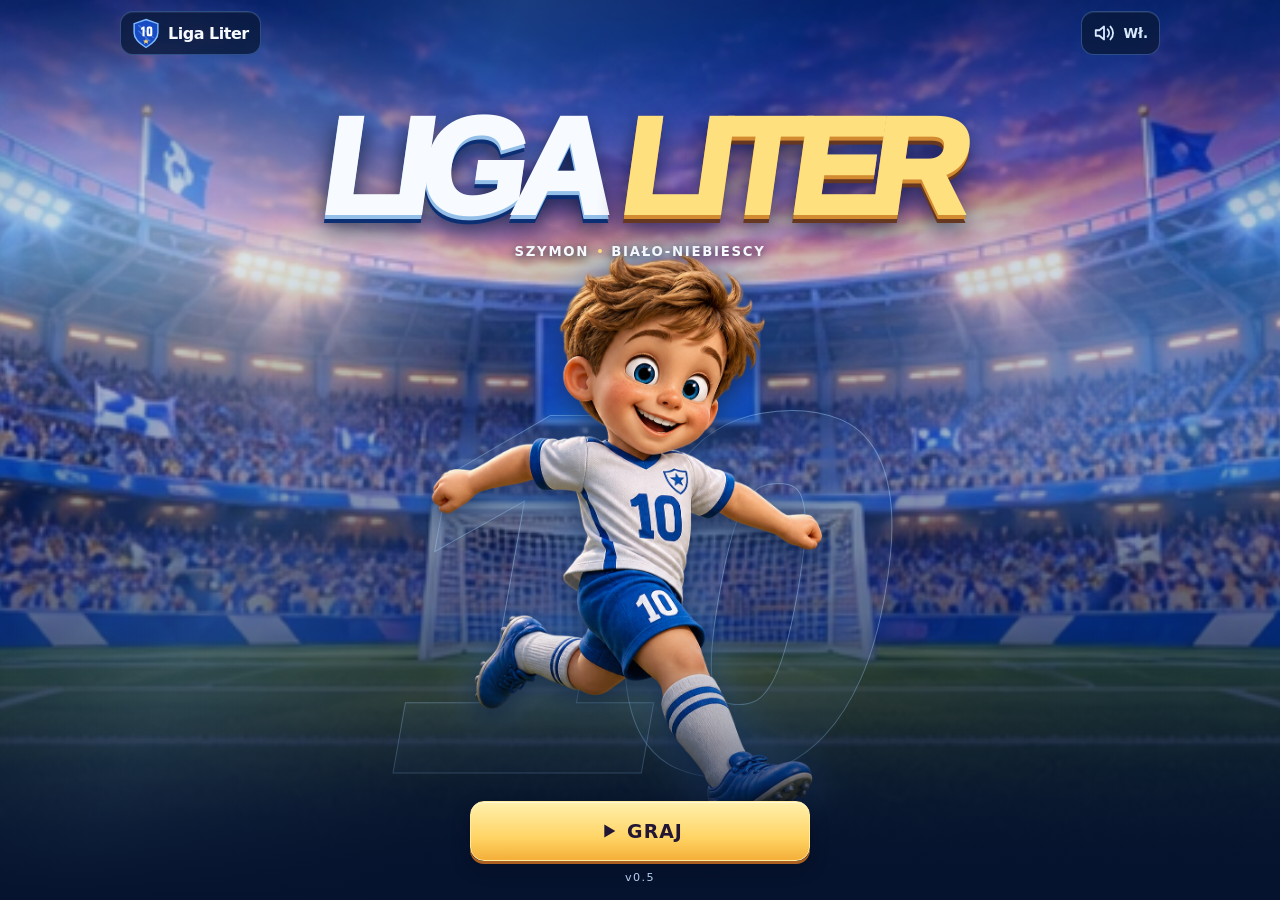
<file: index.html>
<!doctype html>
<html lang="pl">
<head>
  <meta charset="utf-8">
  <meta name="viewport" content="width=device-width, initial-scale=1">
  <meta name="theme-color" content="#06132e">
  <title>Liga Liter v0.5</title>
  <link rel="stylesheet" href="styles.css">
  <script src="game.js" defer></script>
</head>
<body>
  <svg class="icon-library" xmlns="http://www.w3.org/2000/svg" aria-hidden="true">
    <symbol id="icon-shield" viewBox="0 0 40 44">
      <path d="M20 2 37 8v13c0 9-7 15-17 21C10 36 3 30 3 21V8Z" fill="#174bc4" stroke="#82bdff" stroke-width="2"/>
      <path d="m9 10 22 18M9 18l17 15" stroke="#78b4ff" stroke-width="2" opacity=".4"/>
      <path d="M18 14v12h-3V16l-2 1v-3l3-2h2Zm6-2h2c2 0 3 1 3 3v8c0 2-1 3-3 3h-2c-2 0-3-1-3-3v-8c0-2 1-3 3-3Zm0 3v8h2v-8Z" fill="#fff"/>
      <path d="m20 29 1 3h3l-2 2 1 3-3-2-3 2 1-3-2-2h3Z" fill="#ffd76d"/>
    </symbol>
    <symbol id="icon-sound" viewBox="0 0 24 24">
      <path d="M3 9h4l5-4v14l-5-4H3zM16 8a6 6 0 0 1 0 8m3-11a10 10 0 0 1 0 14"/>
    </symbol>
    <symbol id="icon-mute" viewBox="0 0 24 24">
      <path d="M3 9h4l5-4v14l-5-4H3zM16 10l5 5m0-5-5 5"/>
    </symbol>
    <symbol id="icon-arrow" viewBox="0 0 24 24"><path d="M5 12h14m-6-6 6 6-6 6"/></symbol>
    <symbol id="icon-play" viewBox="0 0 24 24"><path d="m8 5 12 7-12 7z" fill="currentColor" stroke="none"/></symbol>
    <symbol id="icon-star" viewBox="0 0 24 24"><path d="m12 2 3 6 7 1-5 5 1 7-6-3-6 3 1-7-5-5 7-1z"/></symbol>
    <symbol id="icon-listen" viewBox="0 0 64 64">
      <path d="M13 35v-8a19 19 0 0 1 38 0v8M21 17a15 15 0 0 1 22 0" stroke="currentColor" stroke-width="4" fill="none" stroke-linecap="round"/>
      <rect x="10" y="31" width="12" height="18" rx="5" fill="currentColor"/><rect x="42" y="31" width="12" height="18" rx="5" fill="currentColor"/>
      <path d="M27 42h10m-7 5h4" stroke="#fff3b2" stroke-width="2" stroke-linecap="round"/>
    </symbol>
    <symbol id="icon-join" viewBox="0 0 64 64">
      <path d="M14 27h14a4 4 0 0 1 0 8h-5m18-6h9a7 7 0 1 1 0 14h-9M24 36v6a7 7 0 0 1-7 7h-4a7 7 0 0 1-7-7V25a7 7 0 0 1 7-7h11m16 0v7" fill="none" stroke="currentColor" stroke-width="5" stroke-linecap="round"/>
      <path d="m40 9 2 5 5 2-5 2-2 5-2-5-5-2 5-2z" fill="#fff3b2"/>
    </symbol>
    <symbol id="icon-missing" viewBox="0 0 64 64">
      <rect x="9" y="17" width="46" height="34" rx="8" fill="none" stroke="currentColor" stroke-width="4" stroke-dasharray="6 6"/>
      <path d="M24 27c0-10 18-10 18 0 0 7-10 6-10 12" fill="none" stroke="currentColor" stroke-width="5" stroke-linecap="round"/>
      <circle cx="32" cy="45" r="2.5" fill="#fff3b2"/>
    </symbol>
    <symbol id="icon-read" viewBox="0 0 64 64">
      <path d="M32 22c-7-6-14-8-24-6v30c10-2 17 0 24 6 7-6 14-8 24-6V16c-10-2-17 0-24 6zm0 1v28" fill="none" stroke="currentColor" stroke-width="4" stroke-linejoin="round"/>
      <path d="M15 26c4 0 7 1 10 3m-10 5c4 0 7 1 10 3m14-8c3-2 6-3 10-3m-10 11c3-2 6-3 10-3" fill="none" stroke="#fff3b2" stroke-width="2.5" stroke-linecap="round"/>
    </symbol>
  </svg>

  <main class="app">
    <header class="topbar">
      <button class="brand" id="home" type="button" aria-label="Liga Liter, strona startowa">
        <svg viewBox="0 0 40 44" aria-hidden="true"><use href="#icon-shield"/></svg>
        <span>Liga Liter</span>
      </button>
      <button class="sound" id="sound" type="button" aria-label="Dźwięk" aria-pressed="true">
        <svg class="ui-icon" aria-hidden="true"><use href="#icon-sound"/></svg><span>Wł.</span>
      </button>
    </header>

    <section class="welcome" id="welcome" aria-labelledby="welcome-title">
      <div class="welcome-art" aria-hidden="true">
        <div class="hero-lights"></div>
        <div class="hero-number">10</div>
        <img class="hero-player" src="player.png" width="1197" height="1314" alt="">
      </div>
      <div class="welcome-content">
        <h1 id="welcome-title" class="wordmark"><span>LIGA</span> <span>LITER</span></h1>
        <p class="hero-caption">Szymon <span></span> Biało-niebiescy</p>
      </div>
      <div class="welcome-actions">
        <button class="action action--gold" id="start" type="button"><svg class="ui-icon" aria-hidden="true"><use href="#icon-play"/></svg> GRAJ</button>
        <small class="version">v0.5</small>
      </div>
    </section>

    <section id="menu" class="training screen" aria-labelledby="training-title" hidden>
      <div class="training-header">
        <h1 id="training-title" tabindex="-1">Wybierz<br><em>trening</em></h1>
      </div>
      <div class="modes">
        <button class="mode mode--listen" data-mode="syllable" type="button">
          <svg aria-hidden="true" viewBox="0 0 64 64"><use href="#icon-listen"/></svg>
          <strong>Słucham sylab</strong><small>Wskaż usłyszaną sylabę</small>
        </button>
        <button class="mode mode--join" data-mode="join" type="button">
          <svg aria-hidden="true" viewBox="0 0 64 64"><use href="#icon-join"/></svg>
          <strong>Łączę sylaby</strong><small>Zbuduj słowo</small>
        </button>
        <button class="mode mode--missing" data-mode="missing" type="button">
          <svg aria-hidden="true" viewBox="0 0 64 64"><use href="#icon-missing"/></svg>
          <strong>Brakująca sylaba</strong><small>Uzupełnij słowo</small>
        </button>
        <button class="mode mode--read" data-mode="word" type="button">
          <svg aria-hidden="true" viewBox="0 0 64 64"><use href="#icon-read"/></svg>
          <strong>Czytam słowa</strong><small>Wybierz ilustrację</small>
        </button>
      </div>
    </section>

    <section id="game" class="match screen" aria-label="Mecz" hidden>
      <div class="scoreboard">
        <div class="scoreboard-top">
          <div class="team">
            <svg viewBox="0 0 40 44" aria-hidden="true"><use href="#icon-shield"/></svg>
            <div><strong>SZYMON</strong><span id="round">ZADANIE 1 / 10</span></div>
          </div>
          <span class="score" id="score">GOLE 0</span>
        </div>
        <div class="progress" id="progress" role="progressbar" aria-label="Postęp meczu" aria-valuemin="0" aria-valuemax="10" aria-valuenow="0"><div id="bar"></div></div>
      </div>

      <div class="field" id="field">
        <div class="crowd" aria-hidden="true"></div>
        <div class="stadium-flash" aria-hidden="true"></div>
        <img class="keeper" id="keeper" src="keeper.png" alt="Bramkarz">
        <img class="player" id="player" src="player.png" width="1197" height="1314" alt="Piłkarz">
        <div class="ball" id="ball" aria-hidden="true"></div>
        <div class="message" id="message" aria-hidden="true"></div>
      </div>

      <div class="task">
        <p class="instruction" id="instruction"></p>
        <div class="prompt" id="prompt"></div>
        <div class="answers" id="answers"></div>
        <p class="status" id="status" role="status"></p>
        <div class="task-controls">
          <button class="action action--quiet" id="repeat" type="button" hidden><svg class="ui-icon" aria-hidden="true"><use href="#icon-sound"/></svg> Powtórz sylabę</button>
          <button class="action action--gold" id="next" type="button" hidden><span id="next-label">Dalej</span> <svg class="ui-icon" aria-hidden="true"><use href="#icon-arrow"/></svg></button>
        </div>
      </div>
      <button class="text-button" id="back" type="button">Zmień trening</button>
    </section>

    <section id="summary" class="summary screen" aria-labelledby="summary-title" hidden>
      <div class="summary-art">
        <svg class="trophy" viewBox="0 0 240 240" aria-hidden="true">
          <defs>
            <linearGradient id="cup-gold" x2="1" y2=".65" gradientUnits="objectBoundingBox">
              <stop stop-color="#ffe895"/><stop offset=".32" stop-color="#ffcd58"/><stop offset=".66" stop-color="#bf7017"/><stop offset="1" stop-color="#ffdb71"/>
            </linearGradient>
            <linearGradient id="trophy-base" x2=".85" y2="1" gradientUnits="objectBoundingBox">
              <stop stop-color="#3564c8"/><stop offset="1" stop-color="#091a43"/>
            </linearGradient>
          </defs>
          <ellipse cx="120" cy="218" rx="70" ry="11" fill="#0a1538" opacity=".55"/>
          <path d="M64 53H29c0 38 18 61 51 63m96-63h35c0 38-18 61-51 63" stroke="url(#cup-gold)" stroke-width="11" fill="none"/>
          <path d="M111 137h18v37h-18zM92 184c0-8 8-13 18-13h20c10 0 18 5 18 13Z" fill="url(#cup-gold)"/>
          <path d="M58 44h124v24c0 50-30 80-62 80S58 118 58 68Z" fill="url(#cup-gold)" stroke="#ffd66b" stroke-width="2"/>
          <path d="M58 44h124" stroke="#fff1ad" stroke-width="7" stroke-linecap="round"/>
          <path d="M76 61v12c0 21 8 37 18 46" fill="none" stroke="#fff0a9" stroke-width="4" stroke-linecap="round" opacity=".7"/>
          <path d="m120 66 8 17 19 3-14 13 3 18-16-9-16 9 3-18-14-13 19-3Z" fill="#fff1b1" stroke="#b97719" stroke-width="2"/>
          <path d="M83 183h74l11 24H72z" fill="url(#trophy-base)" stroke="#6ca8ff" stroke-width="2"/>
          <path d="M106 191h28v8h-28z" fill="#f9c54d"/>
        </svg>
      </div>
      <h1 id="summary-title" tabindex="-1">Brawo, Szymon!</h1>
      <p class="final-score" id="final-score"></p>
      <div class="stars" id="stars" role="img">
        <svg aria-hidden="true"><use href="#icon-star"/></svg>
        <svg aria-hidden="true"><use href="#icon-star"/></svg>
        <svg aria-hidden="true"><use href="#icon-star"/></svg>
      </div>
      <p class="first-try" id="first-try"></p>
      <button class="action action--gold" id="replay" type="button"><svg class="ui-icon" aria-hidden="true"><use href="#icon-play"/></svg> ZAGRAJ PONOWNIE</button>
      <button class="text-button" id="summary-back" type="button">Zmień trening</button>
    </section>
  </main>
</body>
</html>
</file>
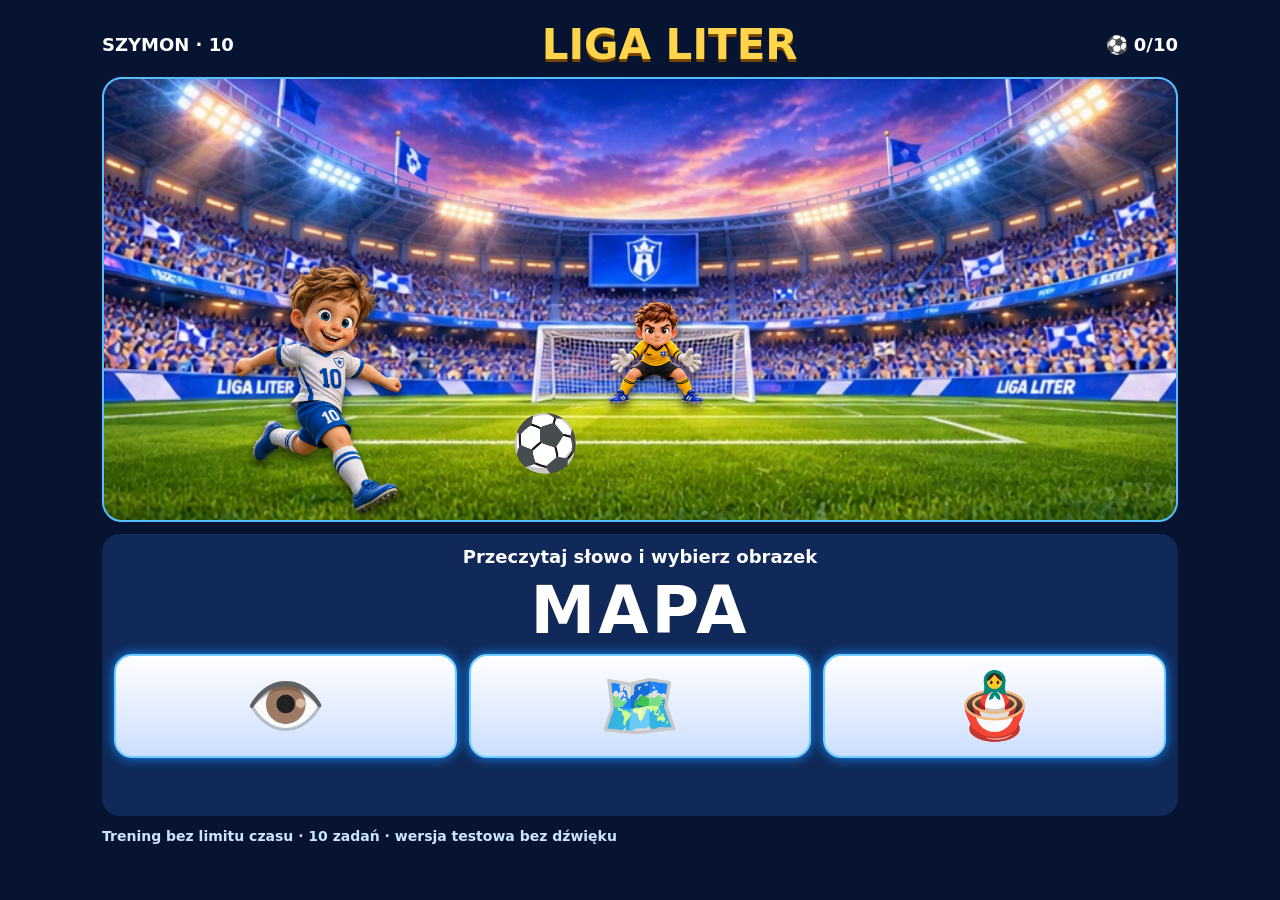
<file: index(1).html>
<!doctype html><html lang="pl"><head><meta charset="utf-8"><meta name="viewport" content="width=device-width,initial-scale=1"><title>Liga Liter — Szymon</title><style>*{box-sizing:border-box}body{margin:0;background:#061331;color:white;font: bold 18px system-ui,sans-serif}main{max-width:1100px;margin:auto;padding:12px}header{display:flex;justify-content:space-between;align-items:center;gap:8px}h1{font-size:clamp(22px,5vw,42px);margin:8px;color:#ffd54c;text-shadow:0 3px #774500}button{font:inherit;cursor:pointer;border:2px solid #70cfff;border-radius:18px;background:linear-gradient(#fff,#cddfff);color:#092467;box-shadow:0 0 12px #168dff;padding:12px}button:disabled{cursor:default;opacity:.7}.field{position:relative;aspect-ratio:2.42;background:url(stadium.webp) center/100% 100%;border:2px solid #56bfff;border-radius:20px;overflow:hidden}.player,.keeper{position:absolute;object-fit:contain;filter:drop-shadow(0 5px 4px #0008);transition:transform .45s}.player{height:58%;left:12%;bottom:0}.keeper{height:24%;left:47%;bottom:26%}.ball{position:absolute;left:38%;bottom:10%;font-size:clamp(22px,5vw,55px);transition:all .65s ease-out;z-index:3}.shot{left:56%;bottom:43%;transform:scale(.38) rotate(440deg)}.save{left:49%;bottom:33%;transform:scale(.45) rotate(250deg)}.message{position:absolute;inset:0;display:grid;place-items:center;pointer-events:none;font-size:clamp(38px,10vw,100px);color:#ffe25c;text-shadow:3px 4px #092467,0 0 25px #ffac00;opacity:0;transition:opacity .2s}.show{opacity:1}.task{text-align:center;background:#102958;border-radius:18px;padding:12px;margin:12px 0}.word{font-size:clamp(35px,8vw,65px);letter-spacing:3px;margin:6px}.answers{display:grid;grid-template-columns:repeat(3,1fr);gap:12px}.answers button{font-size:clamp(38px,8vw,65px);min-height:76px}.status{text-align:center;min-height:30px;margin:8px}.good{background:#9cff96}.bad{background:#ffe3a0}.small{font-size:14px;color:#cde4ff}#next{display:block;margin:10px auto;background:#8bf58a}#next[hidden]{display:none}</style></head><body><main><header><div>SZYMON · 10</div><h1>LIGA LITER</h1><div id="score">⚽ 0/10</div></header><div class="field"><img class="player" id="player" src="player.png" alt="Piłkarz"><img class="keeper" id="keeper" src="keeper.png" alt="Bramkarz"><div class="ball" id="ball">⚽</div><div class="message" id="message"></div></div><section class="task"><div>Przeczytaj słowo i wybierz obrazek</div><div class="word" id="word"></div><div class="answers" id="answers"></div><div class="status" id="status" aria-live="polite"></div><button id="next" hidden>Dalej ▶</button></section><div class="small">Trening bez limitu czasu · 10 zadań · wersja testowa bez dźwięku</div></main><script>const words=[['KOT','🐱'],['DOM','🏠'],['LAS','🌲'],['PIŁKA','⚽'],['AUTO','🚗'],['RYBA','🐟'],['SOWA','🦉'],['MAPA','🗺️'],['RAK','🦞'],['ROWER','🚲'],['LALKA','🪆'],['BUT','👟'],['NOS','👃'],['OKO','👁️'],['POMIDOR','🍅']];const shuffle=a=>a.slice().sort(()=>Math.random()-.5);let round=0,score=0,busy=false,deck=shuffle(words).slice(0,10);const $=id=>document.getElementById(id);function reset(){round=score=0;deck=shuffle(words).slice(0,10);render()}function render(){busy=false;$('ball').className='ball';$('player').style.transform='';$('keeper').style.transform='';$('message').className='message';$('next').hidden=true;$('status').textContent='';$('score').textContent=`⚽ ${score}/10`;if(round===10){$('word').textContent='KONIEC MECZU!';$('answers').replaceChildren();$('status').textContent=`Brawo, Szymon! Zdobyte gole: ${score}.`;$('next').textContent='Nowy mecz';$('next').hidden=false;return}let task=deck[round];$('word').textContent=task[0];$('answers').replaceChildren();shuffle([task,...shuffle(words.filter(x=>x!==task)).slice(0,2)]).forEach(x=>{let b=document.createElement('button');b.textContent=x[1];b.setAttribute('aria-label',x[0]);b.onclick=()=>answer(x===task,b);$('answers').append(b)})}function answer(ok,b){if(busy)return;busy=true;let buttons=[...$('answers').children];buttons.forEach(x=>x.disabled=true);b.classList.add(ok?'good':'bad');$('player').style.transform='translateX(25%) rotate(8deg)';setTimeout(()=>{$('ball').classList.add(ok?'shot':'save');$('keeper').style.transform=ok?'translateX(-90%) rotate(-35deg)':'translateX(20%) rotate(20deg)'},250);setTimeout(()=>{$('message').textContent=ok?'GOOOOL!':'OBRONA!';$('message').classList.add('show');if(ok){score++;$('score').textContent=`⚽ ${score}/10`;$('status').textContent='Świetnie przeczytane!';$('next').textContent='Dalej ▶';$('next').hidden=false}else{$('status').textContent='Spróbuj jeszcze raz.';setTimeout(()=>{busy=false;buttons.forEach(x=>x.disabled=false);b.classList.remove('bad');$('ball').className='ball';$('player').style.transform='';$('keeper').style.transform='';$('message').className='message'},850)}},950)}$('next').onclick=()=>{if(round===10)reset();else{round++;render()}};render();</script></body></html>
</file>
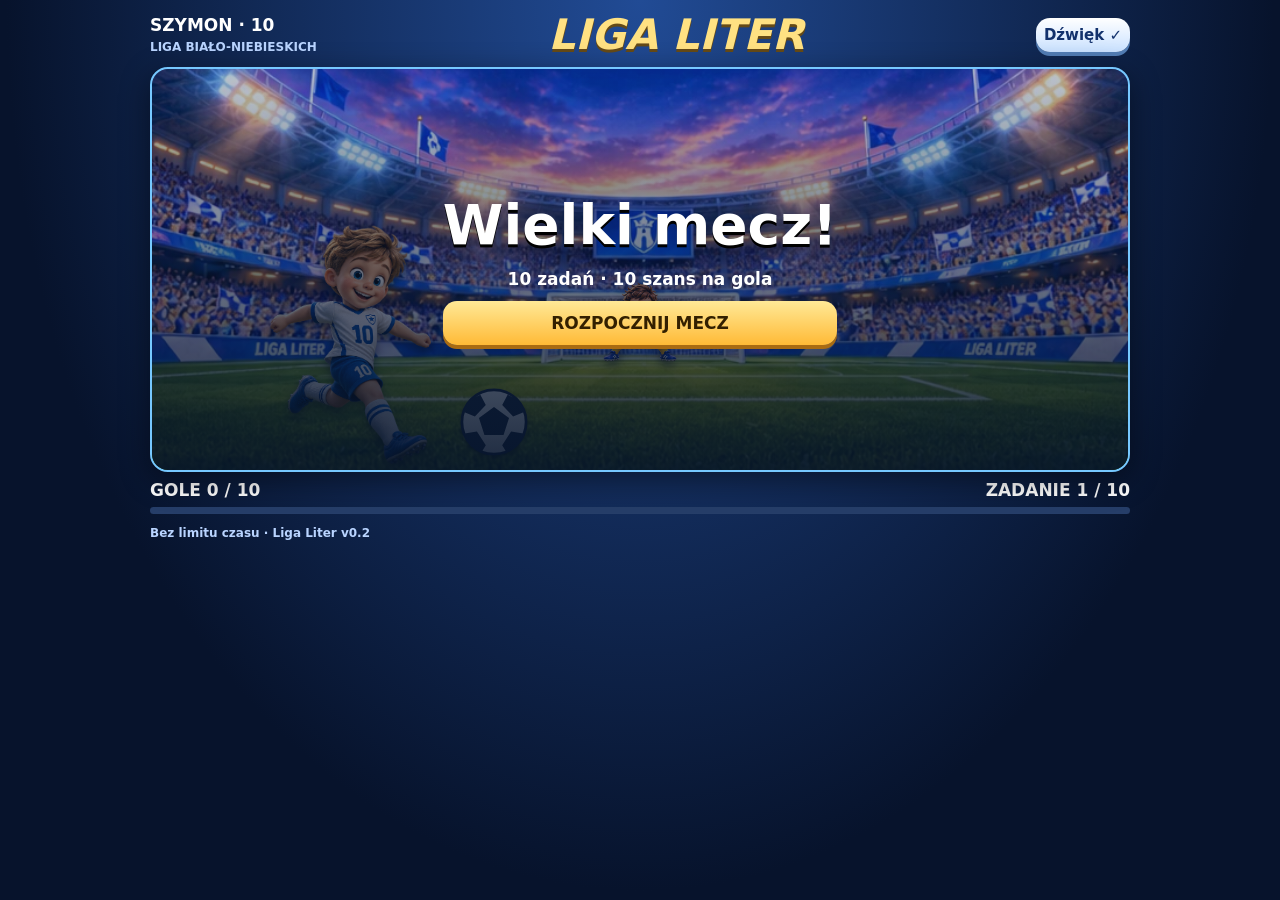
<file: index(2).html>
<!doctype html><html lang="pl"><head><meta charset="utf-8"><meta name="viewport" content="width=device-width,initial-scale=1"><title>Liga Liter v0.2</title><style>*{box-sizing:border-box}body{margin:0;background:radial-gradient(ellipse at top,#214b95,#07132c 70%);color:white;font:700 17px system-ui,sans-serif;min-height:100dvh}main{max-width:1000px;margin:auto;padding:10px}header{display:flex;align-items:center;justify-content:space-between;gap:8px;margin-bottom:8px}h1{font-size:clamp(24px,5vw,42px);font-style:italic;margin:0;color:#ffe182;text-shadow:0 3px #654a17}small{font-size:12px;color:#b9d4ff}button{font:inherit;cursor:pointer;border:0;border-radius:14px;background:linear-gradient(#fff,#c9e1ff);color:#12316c;padding:12px;box-shadow:0 4px #527db5}button:disabled{cursor:default}button:active{transform:translateY(2px)}.field{position:relative;aspect-ratio:2.1;background:url(stadium.webp) center/100% 100%;border:2px solid #76c8ff;border-radius:18px;overflow:hidden;box-shadow:0 8px 30px #0007}.player,.keeper{position:absolute;object-fit:contain;filter:drop-shadow(0 5px 4px #0008);transition:transform .55s}.player{height:61%;left:12%;bottom:0}.keeper{height:20%;left:46%;bottom:27%;width:8%}.ball{position:absolute;left:35%;top:88%;width:7%;aspect-ratio:1;transform:translate(-50%,-50%);z-index:3;filter:drop-shadow(0 3px 2px #0008)}.message{position:absolute;inset:0;display:grid;place-items:center;pointer-events:none;font-size:clamp(40px,11vw,100px);color:#ffe25c;text-shadow:3px 4px #092467,0 0 25px #ffac00;opacity:0;transition:opacity .2s}.show{opacity:1}.task{text-align:center;background:linear-gradient(145deg,#193d79,#102449);border:1px solid #416ba8;border-radius:18px;padding:10px;margin:10px 0}.word{font-size:clamp(38px,9vw,65px);letter-spacing:3px;margin:2px;color:#fff}.answers{display:grid;grid-template-columns:repeat(3,1fr);gap:10px}.answers button{min-height:76px;font-size:clamp(35px,8vw,60px)}.answers svg{width: min(100%,90px);height:70px;display:block;margin:auto}.status{text-align:center;min-height:24px;margin:8px}.good{background:#9cff96}.bad{background:#ffe3a0}#next{background:#a0f28d;margin:4px auto} [hidden]{display:none!important}.progress{height:7px;border-radius:10px;background:#263e69;overflow:hidden;margin:7px 0}.progress div{height:100%;background:linear-gradient(90deg,#58cfff,#ffd95b);transition:width .4s}.cover{position:absolute;inset:0;background:linear-gradient(0deg,#06142ce8,#10294c44);display:grid;place-content:center;text-align:center;gap:12px;z-index:5}.cover h2{font-size:clamp(24px,6vw,55px);margin:0;text-shadow:0 3px #000}.primary{background:linear-gradient(#ffe997,#ffba36);box-shadow:0 4px #a96b12;color:#332000}.sound{font-size:15px;padding:8px}.confetti{position:absolute;width:8px;height:13px;top:-15px;animation:fall 1.6s linear forwards;pointer-events:none;z-index:4}@keyframes fall{to{transform:translate(var(--dx),430px) rotate(630deg);opacity:0}}@media(min-width:700px){.field{aspect-ratio:2.42}}@media(max-height:600px) and (orientation:landscape){main{max-width:760px}.field{max-height:38vh}.answers button{min-height:50px}.answers svg{height:40px}}
</style></head><body><main><header><div>SZYMON · 10<br><small>LIGA BIAŁO-NIEBIESKICH</small></div><h1>LIGA LITER</h1><button class="sound" id="sound" aria-label="Włącz lub wyłącz dźwięk">Dźwięk ✓</button></header><div class="field" id="field"><img class="player" id="player" src="player.png" alt="Piłkarz"><img class="keeper" id="keeper" src="keeper.png" alt="Bramkarz"><svg class="ball" id="ball" viewBox="0 0 100 100"><circle cx="50" cy="50" r="47" fill="#fff" stroke="#17243c" stroke-width="4"/><path d="M50 28 72 44 64 69 36 69 28 44Z M15 17 30 10 38 25 22 42 5 35Z M85 17 70 10 62 25 78 42 95 35Z M7 67 25 64 38 84 32 94 16 85Z M93 67 75 64 62 84 68 94 84 85Z" fill="#18273d"/></svg><div class="message" id="message"></div><div class="cover" id="cover"><h2>Wielki mecz!</h2><div>10 zadań · 10 szans na gola</div><button class="primary" id="start">ROZPOCZNIJ MECZ</button></div></div><div style="display:flex;justify-content:space-between;margin-top:8px"><span id="score">GOLE 0 / 10</span><span id="round">ZADANIE 1 / 10</span></div><div class="progress"><div id="progress" style="width:0"></div></div><section class="task" id="task" hidden><small>PRZECZYTAJ SŁOWO I WYBIERZ OBRAZEK</small><div class="word" id="word"></div><div class="answers" id="answers"></div><div class="status" id="status" aria-live="polite"></div><button id="next" hidden>Dalej</button></section><small>Bez limitu czasu · Liga Liter v0.2</small></main><script>
const $=id=>document.getElementById(id);const words=[['KOT','🐱'],['DOM','🏠'],['LAS','🌲'],['PIŁKA','⚽'],['AUTO','🚗'],['RYBA','🐟'],['SOWA','🦉'],['MAPA','🗺️'],['RAK','🦞'],['ROWER','🚲'],['BUT','👟'],['NOS','👃'],['OKO','👁️'],['POMIDOR','🍅']];function shuffle(a){a=[...a];for(let i=a.length-1;i>0;i--){let j=Math.floor(Math.random()*(i+1));[a[i],a[j]]=[a[j],a[i]]}return a}let deck,round=0,score=0,busy=false,muted=false,clips={},last={},audio=new Audio(),token=0,ctx;audio.preload='auto';
const ready=fetch('commentator_timings.json').then(r=>{if(!r.ok)throw Error();return r.json()}).then(j=>{for(const x of Object.values(j)){if(!clips[x.event])clips[x.event]=[];clips[x.event].push(x)}}).catch(()=>{});
function stop(){token++;audio.pause();audio.ontimeupdate=null;audio.onloadedmetadata=null}function say(event){stop();if(muted)return;const pool=clips[event]||[];if(!pool.length)return;const opts=pool.filter(x=>x!==last[event]);const c=shuffle(opts.length?opts:pool)[0];last[event]=c;const t=token;function play(){if(t!==token)return;try{audio.currentTime=c.start;audio.ontimeupdate=()=>{if(audio.currentTime>=c.end)stop()};audio.play().catch(()=>{});const check=()=>{if(t!==token)return;if(audio.currentTime>=c.end){stop();return}requestAnimationFrame(check)};requestAnimationFrame(check)}catch(e){}}if(audio.getAttribute('src')!==c.file){audio.src=c.file;audio.onloadedmetadata=play;audio.load()}else if(audio.readyState>=1)play();else audio.onloadedmetadata=play}
function fx(kind){if(muted)return;try{ctx=ctx||new (window.AudioContext||window.webkitAudioContext)();ctx.resume();let o=ctx.createOscillator(),g=ctx.createGain(),t=ctx.currentTime;o.type=kind==='kick'?'triangle':'sine';o.frequency.setValueAtTime(kind==='kick'?130:kind==='goal'?660:1000,t);o.frequency.exponentialRampToValueAtTime(kind==='kick'?45:kind==='goal'?1100:700,t+.18);g.gain.setValueAtTime(.10,t);g.gain.exponentialRampToValueAtTime(.001,t+.3);o.connect(g);g.connect(ctx.destination);o.start();o.stop(t+.32)}catch(e){}}
$('sound').onclick=()=>{muted=!muted;$('sound').textContent=muted?'Dźwięk ×':'Dźwięk ✓';if(muted)stop();else fx('whistle')};function reset(){round=score=0;deck=shuffle(words).slice(0,10);$('cover').hidden=true;$('task').hidden=false;render();say('welcome');fx('whistle')}
$('start').onclick=()=>{reset();if(!Object.keys(clips).length)ready.then(()=>{if(round===0&&!busy)say('welcome')})};function position(){for(const a of $('ball').getAnimations())a.cancel();$('player').style.transform='';$('keeper').style.transform='';$('message').className='message'}function scoreboard(){$('score').textContent=`GOLE ${score} / 10`;$('round').textContent=`ZADANIE ${Math.min(round+1,10)} / 10`;$('progress').style.width=score*10+'%'}function render(){busy=false;position();scoreboard();$('next').hidden=true;$('status').textContent='';$('answers').replaceChildren();if(round===10){$('word').textContent='ZWYCIĘSTWO!';$('status').textContent='Brawo, Szymon! Zdobyłeś 10 bramek!';$('next').textContent='Nowy mecz';$('next').hidden=false;say('victory');confetti();return}const task=deck[round];$('word').textContent=task[0];shuffle([task,...shuffle(words.filter(x=>x!==task)).slice(0,2)]).forEach(x=>{let b=document.createElement('button');b.textContent=x[1];b.setAttribute('aria-label','Obrazek '+x[0]);b.onclick=()=>answer(x===task,b);$('answers').append(b)})}
function confetti(){for(let i=0;i<35;i++){let p=document.createElement('i');p.className='confetti';p.style.left=Math.random()*100+'%';p.style.background=['#fff','#338cff','#ffdf52'][i%3];p.style.setProperty('--dx',(Math.random()*160-80)+'px');p.style.animationDelay=Math.random()*.3+'s';$('field').append(p);setTimeout(()=>p.remove(),2000)}}function answer(ok,b){if(busy)return;busy=true;stop();let buttons=[...$('answers').children];buttons.forEach(x=>x.disabled=true);b.classList.add(ok?'good':'bad');$('player').style.transform='translateX(22%) rotate(8deg)';setTimeout(()=>{fx('kick');let f=$('field'),dx=f.clientWidth*((ok?.56:.50)-.35),dy=f.clientHeight*((ok?.63:.68)-.88);$('ball').animate([{transform:'translate(-50%,-50%) scale(1)'},{transform:`translate(calc(-50% + ${dx*.55}px),calc(-50% + ${dy*1.35}px)) scale(.65) rotate(160deg)`,offset:.55},{transform:`translate(calc(-50% + ${dx}px),calc(-50% + ${dy}px)) scale(.28) rotate(360deg)`}],{duration:650,fill:'forwards',easing:'ease-out'});$('keeper').style.transform=ok?'translateX(-105%) rotate(-54deg)':'translateX(12%) rotate(15deg)'},250);setTimeout(()=>{$('message').textContent=ok?'GOOOOL!':'OBRONA!';$('message').classList.add('show');if(ok){score++;scoreboard();fx('goal');say('goal');confetti();$('status').textContent='Świetnie przeczytane!';$('next').textContent='Dalej ▶';$('next').hidden=false}else{say('retry');$('status').textContent='Spróbuj jeszcze raz.';setTimeout(()=>{position();busy=false;buttons.forEach(x=>x.disabled=false);b.classList.remove('bad')},1200)}},950)}$('next').onclick=()=>{if(round===10)reset();else{round++;render();if(round!==10)stop()}};
</script></body></html>
</file>
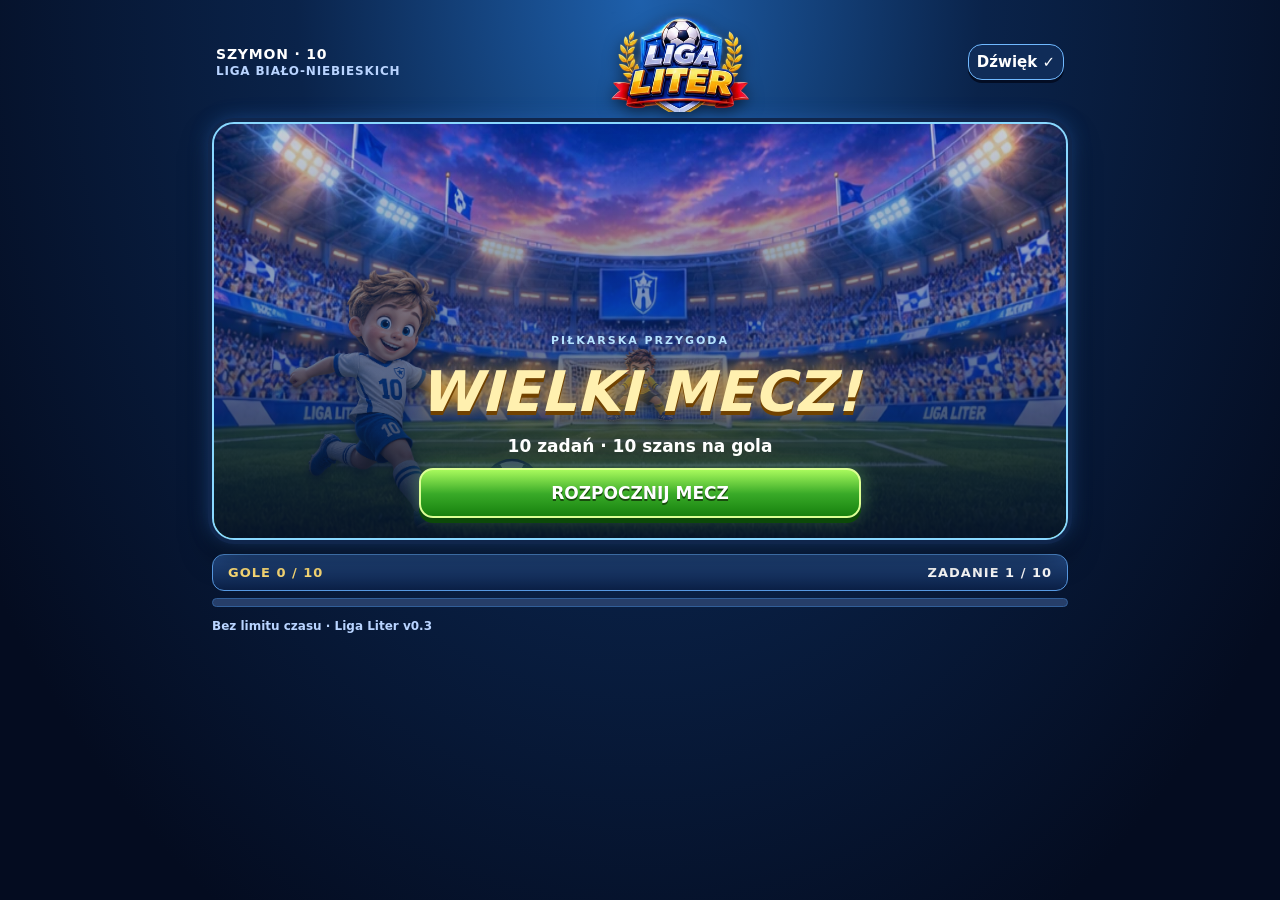
<file: index(3).html>
<!doctype html><html lang="pl"><head><meta charset="utf-8"><meta name="viewport" content="width=device-width,initial-scale=1"><title>Liga Liter v0.3</title><style>*{box-sizing:border-box}body{margin:0;background:radial-gradient(ellipse at top,#214b95,#07132c 70%);color:white;font:700 17px system-ui,sans-serif;min-height:100dvh}main{max-width:1000px;margin:auto;padding:10px}header{display:flex;align-items:center;justify-content:space-between;gap:8px;margin-bottom:8px}h1{font-size:clamp(24px,5vw,42px);font-style:italic;margin:0;color:#ffe182;text-shadow:0 3px #654a17}small{font-size:12px;color:#b9d4ff}button{font:inherit;cursor:pointer;border:0;border-radius:14px;background:linear-gradient(#fff,#c9e1ff);color:#12316c;padding:12px;box-shadow:0 4px #527db5}button:disabled{cursor:default}button:active{transform:translateY(2px)}.field{position:relative;aspect-ratio:2.1;background:url(stadium.webp) center/100% 100%;border:2px solid #76c8ff;border-radius:18px;overflow:hidden;box-shadow:0 8px 30px #0007}.player,.keeper{position:absolute;object-fit:contain;filter:drop-shadow(0 5px 4px #0008);transition:transform .55s}.player{height:61%;left:12%;bottom:0}.keeper{height:20%;left:46%;bottom:27%;width:8%}.ball{position:absolute;left:35%;top:88%;width:7%;aspect-ratio:1;transform:translate(-50%,-50%);z-index:3;filter:drop-shadow(0 3px 2px #0008)}.message{position:absolute;inset:0;display:grid;place-items:center;pointer-events:none;font-size:clamp(40px,11vw,100px);color:#ffe25c;text-shadow:3px 4px #092467,0 0 25px #ffac00;opacity:0;transition:opacity .2s}.show{opacity:1}.task{text-align:center;background:linear-gradient(145deg,#193d79,#102449);border:1px solid #416ba8;border-radius:18px;padding:10px;margin:10px 0}.word{font-size:clamp(38px,9vw,65px);letter-spacing:3px;margin:2px;color:#fff}.answers{display:grid;grid-template-columns:repeat(3,1fr);gap:10px}.answers button{min-height:76px;font-size:clamp(35px,8vw,60px)}.answers svg{width: min(100%,90px);height:70px;display:block;margin:auto}.status{text-align:center;min-height:24px;margin:8px}.good{background:#9cff96}.bad{background:#ffe3a0}#next{background:#a0f28d;margin:4px auto} [hidden]{display:none!important}.progress{height:7px;border-radius:10px;background:#263e69;overflow:hidden;margin:7px 0}.progress div{height:100%;background:linear-gradient(90deg,#58cfff,#ffd95b);transition:width .4s}.cover{position:absolute;inset:0;background:linear-gradient(0deg,#06142ce8,#10294c44);display:grid;place-content:center;text-align:center;gap:12px;z-index:5}.cover h2{font-size:clamp(24px,6vw,55px);margin:0;text-shadow:0 3px #000}.primary{background:linear-gradient(#ffe997,#ffba36);box-shadow:0 4px #a96b12;color:#332000}.sound{font-size:15px;padding:8px}.confetti{position:absolute;width:8px;height:13px;top:-15px;animation:fall 1.6s linear forwards;pointer-events:none;z-index:4}@keyframes fall{to{transform:translate(var(--dx),430px) rotate(630deg);opacity:0}}@media(min-width:700px){.field{aspect-ratio:2.42}}@media(max-height:600px) and (orientation:landscape){main{max-width:760px}.field{max-height:38vh}.answers button{min-height:50px}.answers svg{height:40px}}
body{background:radial-gradient(ellipse at 50% 0,#1e60ac 0,#0a234a 38%,#040c20 85%);font-family:system-ui,sans-serif}main{max-width:880px;padding:10px 12px 22px}header{padding:2px 4px;min-height:74px}header>div{font-size:14px;letter-spacing:.8px}.brand{width:clamp(85px,25vw,155px);max-height:100px;object-fit:contain;filter:drop-shadow(0 5px 8px #0009)}.sound{border:1px solid #70b9ff;background:#102c58;color:white;box-shadow:0 3px #030d24}.field{aspect-ratio:1.65;border:2px solid #89d8ff;border-radius:22px;box-shadow:0 0 0 4px #10264c,0 0 22px #368dff70,0 15px 30px #0009}.player{height:65%;width:30%;object-fit:contain;object-position:bottom;left:8%;transition:transform .1s}.keeper{transition:transform .25s}.keeper.diving{width:15%;object-fit:contain}.cover{background:linear-gradient(0deg,#04112aef 0%,#0a2e6e88 55%,#061b3933);place-content:end center;padding:20px 10px}.cover h2{font-size:clamp(28px,7vw,56px);font-style:italic;text-transform:uppercase;color:#fff0af;text-shadow:0 4px #714200,0 0 20px #ffb82d}.eyebrow{font-size:11px;letter-spacing:2px;color:#b6e3ff}.primary,#next{border:2px solid #dcff94;background:linear-gradient(#a7f95c,#39aa28 52%,#17810e);color:white;text-shadow:0 2px #174c0d;box-shadow:0 5px #0c4909,0 0 20px #92ff7455;padding:13px 24px}.scoreboard{display:flex;justify-content:space-between;margin-top:14px;padding:10px 15px;background:linear-gradient(#244b86,#0b2046);border:1px solid #5799e2;border-radius:12px;letter-spacing:1px;font-size:13px}.scoreboard #score{color:#ffde77}.progress{height:9px;border:1px solid #325f99}.task{background:linear-gradient(160deg,#234b88,#0c1d41);border:2px solid #447fbe;box-shadow:inset 0 1px #83bdff55,0 8px 18px #0005;border-radius:22px;padding:13px}.word{color:#fff5cc;text-shadow:0 3px #183269;font-weight:950}.answers button{background:linear-gradient(#fff,#e3f3ff 55%,#adcfff);border:2px solid #fff;box-shadow:0 5px #2d6cb5,0 0 0 2px #54a9ff, inset 0 -3px #a4c9ee;min-height:86px}.answers button.good{background:linear-gradient(#d8ffbc,#67de60)}.answers button.bad{background:linear-gradient(#fff0ba,#ffc77c)}.message{font-style:italic;font-weight:1000;z-index:4;text-shadow:0 4px #844600,0 7px #132b66,0 0 25px #ffeb60}.message.show{animation:pop .45s both}@keyframes pop{0%{transform:scale(.3)}70%{transform:scale(1.15)}100%{transform:scale(1)}}.trail{position:absolute;left:34%;top:78%;width:24%;height:5%;background:linear-gradient(90deg,transparent,#88dfff,#fff6a2);filter:blur(5px);transform:rotate(-30deg);opacity:0;pointer-events:none}.trail.active{animation:flash .65s both}@keyframes flash{0%,100%{opacity:0}25%{opacity:.9}}@media(min-width:700px){.field{aspect-ratio:2.05}}@media(max-height:600px) and (orientation:landscape){header{min-height:40px}.brand{max-height:50px}.field{max-height:38vh}.answers button{min-height:50px}}</style></head><body><main><header><div>SZYMON · 10<br><small>LIGA BIAŁO-NIEBIESKICH</small></div><img class="brand" src="[data-uri]" alt="Liga Liter"><button class="sound" id="sound" aria-label="Włącz lub wyłącz dźwięk">Dźwięk ✓</button></header><div class="field" id="field"><img class="player" id="player" src="player.png" alt="Piłkarz"><img class="keeper" id="keeper" src="keeper.png" alt="Bramkarz"><svg class="ball" id="ball" viewBox="0 0 100 100"><circle cx="50" cy="50" r="47" fill="#fff" stroke="#17243c" stroke-width="4"/><path d="M50 28 72 44 64 69 36 69 28 44Z M15 17 30 10 38 25 22 42 5 35Z M85 17 70 10 62 25 78 42 95 35Z M7 67 25 64 38 84 32 94 16 85Z M93 67 75 64 62 84 68 94 84 85Z" fill="#18273d"/></svg><div class="trail" id="trail"></div><div class="message" id="message"></div><div class="cover" id="cover"><div class="eyebrow">PIŁKARSKA PRZYGODA</div><h2>Wielki mecz!</h2><div>10 zadań · 10 szans na gola</div><button class="primary" id="start">ROZPOCZNIJ MECZ</button></div></div><div class="scoreboard"><span id="score">GOLE 0 / 10</span><span id="round">ZADANIE 1 / 10</span></div><div class="progress"><div id="progress" style="width:0"></div></div><section class="task" id="task" hidden><small>PRZECZYTAJ SŁOWO I WYBIERZ OBRAZEK</small><div class="word" id="word"></div><div class="answers" id="answers"></div><div class="status" id="status" aria-live="polite"></div><button id="next" hidden>Dalej</button></section><small>Bez limitu czasu · Liga Liter v0.3</small></main><script>
const sprites={"run1": "[data-uri]", "run2": "[data-uri]", "run3": "[data-uri]", "kick": "[data-uri]", "joy": "[data-uri]", "diveL": "[data-uri]", "diveR": "[data-uri]", "logo": "[data-uri]", "trophy": "[data-uri]"};const $=id=>document.getElementById(id);const words=[['KOT','🐱'],['DOM','🏠'],['LAS','🌲'],['PIŁKA','⚽'],['AUTO','🚗'],['RYBA','🐟'],['SOWA','🦉'],['MAPA','🗺️'],['RAK','🦞'],['ROWER','🚲'],['BUT','👟'],['NOS','👃'],['OKO','👁️'],['POMIDOR','🍅']];function shuffle(a){a=[...a];for(let i=a.length-1;i>0;i--){let j=Math.floor(Math.random()*(i+1));[a[i],a[j]]=[a[j],a[i]]}return a}let deck,round=0,score=0,busy=false,muted=false,clips={},last={},audio=new Audio(),token=0,ctx;audio.preload='auto';
const ready=fetch('commentator_timings.json').then(r=>{if(!r.ok)throw Error();return r.json()}).then(j=>{for(const x of Object.values(j)){if(!clips[x.event])clips[x.event]=[];clips[x.event].push(x)}}).catch(()=>{});
function stop(){token++;audio.pause();audio.ontimeupdate=null;audio.onloadedmetadata=null}function say(event){stop();if(muted)return;const pool=clips[event]||[];if(!pool.length)return;const opts=pool.filter(x=>x!==last[event]);const c=shuffle(opts.length?opts:pool)[0];last[event]=c;const t=token;function play(){if(t!==token)return;try{audio.currentTime=c.start;audio.ontimeupdate=()=>{if(audio.currentTime>=c.end)stop()};audio.play().catch(()=>{});const check=()=>{if(t!==token)return;if(audio.currentTime>=c.end){stop();return}requestAnimationFrame(check)};requestAnimationFrame(check)}catch(e){}}if(audio.getAttribute('src')!==c.file){audio.src=c.file;audio.onloadedmetadata=play;audio.load()}else if(audio.readyState>=1)play();else audio.onloadedmetadata=play}
function fx(kind){if(muted)return;try{ctx=ctx||new (window.AudioContext||window.webkitAudioContext)();ctx.resume();let o=ctx.createOscillator(),g=ctx.createGain(),t=ctx.currentTime;o.type=kind==='kick'?'triangle':'sine';o.frequency.setValueAtTime(kind==='kick'?130:kind==='goal'?660:1000,t);o.frequency.exponentialRampToValueAtTime(kind==='kick'?45:kind==='goal'?1100:700,t+.18);g.gain.setValueAtTime(.10,t);g.gain.exponentialRampToValueAtTime(.001,t+.3);o.connect(g);g.connect(ctx.destination);o.start();o.stop(t+.32)}catch(e){}}
$('sound').onclick=()=>{muted=!muted;$('sound').textContent=muted?'Dźwięk ×':'Dźwięk ✓';if(muted)stop();else fx('whistle')};function reset(){round=score=0;deck=shuffle(words).slice(0,10);$('cover').hidden=true;$('task').hidden=false;render();say('welcome');fx('whistle')}
$('start').onclick=()=>{reset();if(!Object.keys(clips).length)ready.then(()=>{if(round===0&&!busy)say('welcome')})};function position(){for(const a of $('ball').getAnimations())a.cancel();$('player').src='player.png';$('keeper').src='keeper.png';$('player').style.transform='';$('keeper').style.transform='';$('keeper').classList.remove('diving');$('trail').classList.remove('active');$('message').className='message'}function scoreboard(){$('score').textContent=`GOLE ${score} / 10`;$('round').textContent=`ZADANIE ${Math.min(round+1,10)} / 10`;$('progress').style.width=score*10+'%'}function render(){busy=false;position();scoreboard();$('next').hidden=true;$('status').textContent='';$('answers').replaceChildren();if(round===10){$('word').textContent='ZWYCIĘSTWO!';$('status').textContent='Brawo, Szymon! Zdobyłeś 10 bramek!';$('next').textContent='Nowy mecz';$('next').hidden=false;say('victory');confetti();return}const task=deck[round];$('word').textContent=task[0];shuffle([task,...shuffle(words.filter(x=>x!==task)).slice(0,2)]).forEach(x=>{let b=document.createElement('button');b.textContent=x[1];b.setAttribute('aria-label','Obrazek '+x[0]);b.onclick=()=>answer(x===task,b);$('answers').append(b)})}
function confetti(){for(let i=0;i<35;i++){let p=document.createElement('i');p.className='confetti';p.style.left=Math.random()*100+'%';p.style.background=['#fff','#338cff','#ffdf52'][i%3];p.style.setProperty('--dx',(Math.random()*160-80)+'px');p.style.animationDelay=Math.random()*.3+'s';$('field').append(p);setTimeout(()=>p.remove(),2000)}}function answer(ok,b){if(busy)return;busy=true;stop();let buttons=[...$('answers').children];buttons.forEach(x=>x.disabled=true);b.classList.add(ok?'good':'bad');$('player').src=sprites.run1;$('player').style.transform='translateX(8%)';setTimeout(()=>{$('player').src=sprites.run2;$('player').style.transform='translateX(20%)'},85);setTimeout(()=>{$('player').src=sprites.run3;$('player').style.transform='translateX(34%)'},170);setTimeout(()=>{$('player').src=sprites.kick;$('trail').classList.add('active');fx('kick');let f=$('field'),target=ok?[[.56,.63],[.55,.69],[.47,.63]][Math.floor(Math.random()*3)]:[.50,.68],dx=f.clientWidth*(target[0]-.35),dy=f.clientHeight*(target[1]-.88);$('ball').animate([{transform:'translate(-50%,-50%) scale(1)'},{transform:`translate(calc(-50% + ${dx*.55}px),calc(-50% + ${dy*1.35}px)) scale(.65) rotate(160deg)`,offset:.55},{transform:`translate(calc(-50% + ${dx}px),calc(-50% + ${dy}px)) scale(.28) rotate(360deg)`}],{duration:650,fill:'forwards',easing:'ease-out'});$('keeper').src=ok?sprites.diveL:sprites.diveR;$('keeper').classList.add('diving');$('keeper').style.transform=ok?'translateX(-45%)':'translateX(5%)'},250);setTimeout(()=>{$('message').textContent=ok?'GOOOOL!':'OBRONA!';$('message').classList.add('show');if(ok){$('player').src=sprites.joy;$('player').style.transform='translateX(15%)';score++;scoreboard();fx('goal');say('goal');confetti();$('status').textContent='Świetnie przeczytane!';$('next').textContent='Dalej ▶';$('next').hidden=false}else{say('retry');$('status').textContent='Spróbuj jeszcze raz.';setTimeout(()=>{position();busy=false;buttons.forEach(x=>x.disabled=false);b.classList.remove('bad')},1200)}},950)}$('next').onclick=()=>{if(round===10)reset();else{round++;render();if(round!==10)stop()}};
</script></body></html>
</file>
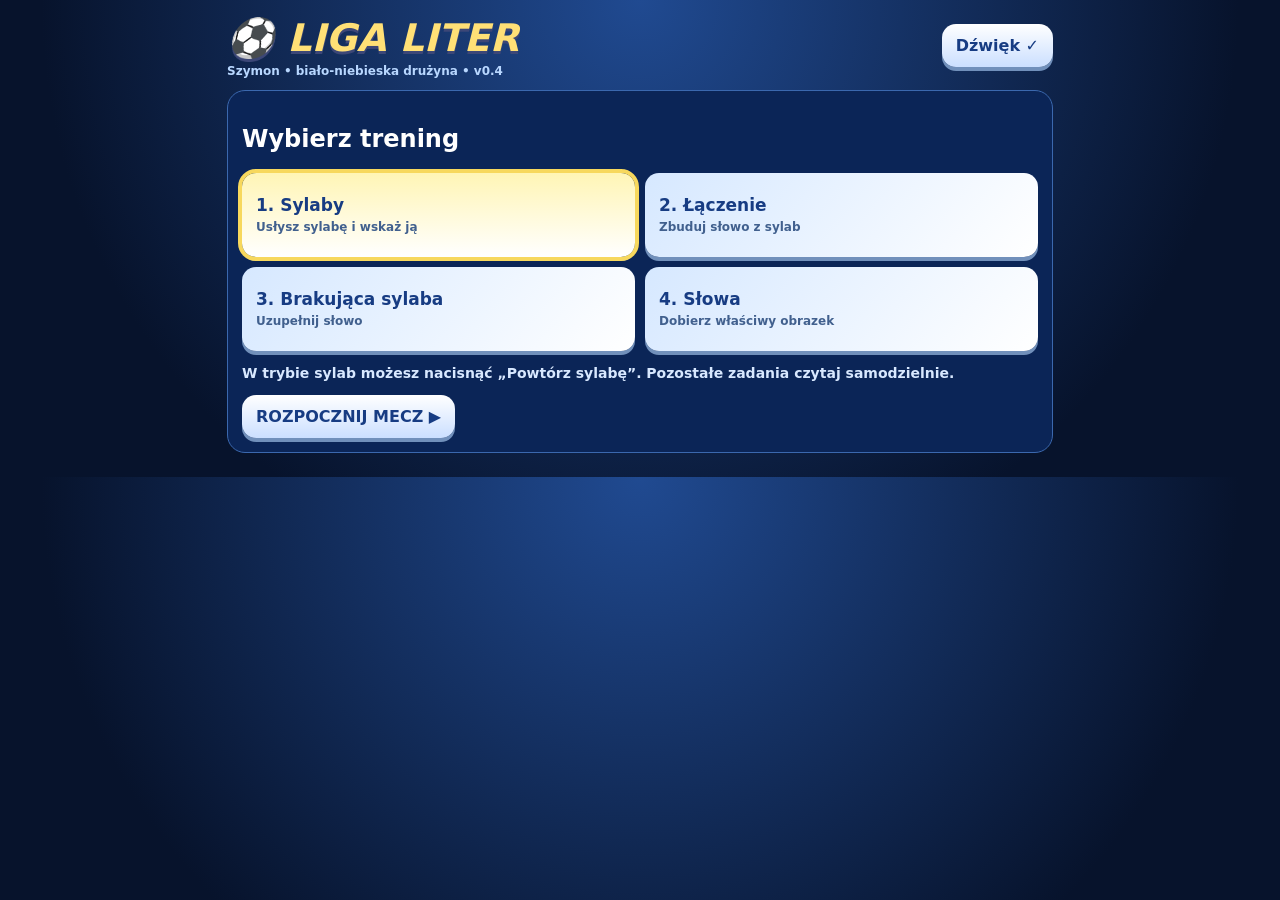
<file: index_v04.html>
<!doctype html><html lang="pl"><head><meta charset="utf-8"><meta name="viewport" content="width=device-width,initial-scale=1"><title>Liga Liter v0.4</title><style>*{box-sizing:border-box}body{margin:0;background:radial-gradient(circle at top,#204a91,#07132c 75%);color:white;font:700 16px system-ui,sans-serif}main{max-width:850px;margin:auto;padding:12px}header{display:flex;align-items:center;justify-content:space-between;gap:8px}h1{color:#ffe076;font-size:clamp(24px,6vw,38px);margin:4px 0;font-style:italic;text-shadow:0 3px #3c4777}button{font:inherit;border:0;cursor:pointer;border-radius:14px;padding:12px 14px;background:linear-gradient(#fff,#cbdfff);color:#173c83;box-shadow:0 4px #7190bb}button:disabled{opacity:.6}.small{font-size:12px;color:#b8d7ff}.panel{background:#0b2557;border:1px solid #3b68ae;border-radius:18px;padding:14px;margin:12px 0}.modes{display:grid;grid-template-columns:repeat(2,minmax(0,1fr));gap:10px}.mode{min-height:84px;text-align:left;background:linear-gradient(130deg,#d6e8ff,#fff);font-size:17px}.mode small{display:block;font-size:12px;color:#41608e;margin-top:5px}.mode.selected{outline:4px solid #f7d85d;background:linear-gradient(#fff5b5,#fff)}.field{position:relative;aspect-ratio:2.05;background:linear-gradient(#0002,#0003),url(stadium.webp) center/cover;border:3px solid #b6d8ff;border-radius:18px;overflow:hidden;isolation:isolate}.field:after{content:'';position:absolute;bottom:0;left:0;width:100%;height:35%;background:linear-gradient(transparent,#0a4e2788);pointer-events:none}.goal{position:absolute;left:38%;top:40%;width:26%;height:27%;border:3px solid white;border-bottom:0;background:repeating-linear-gradient(90deg,#ffffff55 0 1px,transparent 1px 17px);box-shadow:0 0 12px #fff8}.player{position:absolute;left:19%;bottom:3%;height:52%;max-width:32%;object-fit:contain;z-index:3;transition:transform .14s}.keeper{position:absolute;left:48%;top:47%;height:22%;max-width:23%;object-fit:contain;z-index:2;transition:transform .5s}.ball{position:absolute;left:37%;top:82%;width:clamp(20px,4vw,36px);aspect-ratio:1;border-radius:50%;background:radial-gradient(circle at 30% 25%,white 0 34%,#1b263a 35% 45%,white 46%);border:2px solid #dce7fa;z-index:5;transform:translate(-50%,-50%)}.message{position:absolute;top:15%;width:100%;text-align:center;font-size:clamp(25px,8vw,60px);color:#ffe46b;text-shadow:0 5px 0 #163875,0 0 20px #000;opacity:0;z-index:8;transition:opacity .2s}.message.show{opacity:1}.hud{display:flex;justify-content:space-between;gap:10px;margin:10px 0}.pill{background:#173c7c;padding:9px;border-radius:12px}.task{text-align:center;background:linear-gradient(160deg,#163d80,#0b2354);border:1px solid #507fc1;border-radius:18px;padding:14px;margin-top:10px}.prompt{font-size:clamp(25px,6vw,44px);color:#fff2b0;margin:12px 0;letter-spacing:2px}.answers{display:grid;grid-template-columns:repeat(3,minmax(0,1fr));gap:9px}.answers button{min-height:70px;font-size:clamp(20px,5vw,30px);overflow-wrap:anywhere}.answers button.good{background:#a8f4b3}.answers button.bad{background:#ffaaaa}.instructions{font-size:14px;color:#d8e8ff}.status{min-height:24px;margin:10px 0;color:#ffe076}.controls{display:flex;gap:8px;flex-wrap:wrap;justify-content:center;margin:12px}.controls button{font-size:14px}.progress{height:9px;background:#1c3972;border-radius:12px;overflow:hidden}.progress>div{height:100%;width:0;background:#ffe076;transition:width .3s}.confetti{position:absolute;top:-10px;width:8px;height:14px;z-index:9;animation:fall 1.8s linear forwards}@keyframes fall{to{transform:translate(var(--dx),420px) rotate(600deg);opacity:0}}[hidden]{display:none!important}@media(max-width:520px){main{padding:7px}.field{aspect-ratio:1.75}.player{height:48%}.answers button{min-height:63px;padding:6px}.panel{padding:10px}}</style></head><body><main><header><div><h1>⚽ LIGA LITER</h1><div class="small">Szymon • biało-niebieska drużyna • v0.4</div></div><button id="sound">Dźwięk ✓</button></header><section class="panel" id="menu"><h2>Wybierz trening</h2><div class="modes" id="modes"><button class="mode selected" data-mode="syllable">1. Sylaby<small>Usłysz sylabę i wskaż ją</small></button><button class="mode" data-mode="join">2. Łączenie<small>Zbuduj słowo z sylab</small></button><button class="mode" data-mode="missing">3. Brakująca sylaba<small>Uzupełnij słowo</small></button><button class="mode" data-mode="word">4. Słowa<small>Dobierz właściwy obrazek</small></button></div><p class="instructions">W trybie sylab możesz nacisnąć „Powtórz sylabę”. Pozostałe zadania czytaj samodzielnie.</p><button id="start">ROZPOCZNIJ MECZ ▶</button></section><section id="game" hidden><div class="hud"><div class="pill" id="round">ZADANIE 1 / 10</div><div class="pill" id="score">GOLE 0</div></div><div class="progress"><div id="bar"></div></div><div class="field" id="field"><div class="goal"></div><img class="keeper" id="keeper" src="keeper.png" alt="Bramkarz"><img class="player" id="player" src="player.png" alt="Piłkarz"><div class="ball" id="ball"></div><div class="message" id="message"></div></div><section class="task"><div class="instructions" id="instruction"></div><div class="prompt" id="prompt"></div><div class="answers" id="answers"></div><div class="status" id="status" aria-live="polite"></div><div class="controls"><button id="repeat" hidden>🔊 Powtórz sylabę</button><button id="next" hidden>Dalej ▶</button><button id="back">Zmień tryb</button></div></section></section></main><script>
const sprites={"run1": "[data-uri]", "run2": "[data-uri]", "run3": "[data-uri]", "kick": "[data-uri]", "joy": "[data-uri]", "diveL": "[data-uri]", "diveR": "[data-uri]", "logo": "[data-uri]", "trophy": "[data-uri]"};
const $=id=>document.getElementById(id);const shuffle=a=>{a=[...a];for(let i=a.length-1;i>0;i--){const j=Math.floor(Math.random()*(i+1));[a[i],a[j]]=[a[j],a[i]]}return a};
const SYL=['MA','ME','MI','MO','MU','PA','PE','PI','PO','PU','TA','TE','TI','TO','TU','LA','LE','LI','LO','LU','SA','SE','SI','SO','SU','KA','KE','KI','KO','KU','BA','BE','BI','BO','BU','DA','DE','DI','DO','DU','RA','RE','RI','RO','RU','NA','NE','NI','NO','NU','WA','WE','WI','WO','WU','ZA','ZE','ZI','ZO','ZU'];
const ITEMS=[['MAMA',['MA','MA'],'👩'],['TATA',['TA','TA'],'👨'],['LALA',['LA','LA'],'🪆'],['WODA',['WO','DA'],'💧'],['RYBA',['RY','BA'],'🐟'],['SOWA',['SO','WA'],'🦉'],['MAPA',['MA','PA'],'🗺️'],['RAMA',['RA','MA'],'🖼️'],['KAWA',['KA','WA'],'☕'],['KURA',['KU','RA'],'🐔'],['KOZA',['KO','ZA'],'🐐'],['NOGA',['NO','GA'],'🦵'],['RĘKA',['RĘ','KA'],'✋'],['BUDA',['BU','DA'],'🏠'],['TAMA',['TA','MA'],'🌊'],['LATO',['LA','TO'],'☀️'],['ZIMA',['ZI','MA'],'❄️'],['MOTYL',['MO','TYL'],'🦋'],['KOTEK',['KO','TEK'],'🐱'],['DOMEK',['DO','MEK'],'🏡'],['PIŁKA',['PIŁ','KA'],'⚽'],['AUTO',['AU','TO'],'🚗'],['ROWER',['RO','WER'],'🚲'],['KOTEK',['KO','TEK'],'🐈']];
const WORDS=[['KOT','🐱'],['DOM','🏠'],['LAS','🌲'],['PIŁKA','⚽'],['AUTO','🚗'],['RYBA','🐟'],['SOWA','🦉'],['MAPA','🗺️'],['RAK','🦞'],['ROWER','🚲'],['BUT','👟'],['NOS','👃'],['OKO','👁️'],['POMIDOR','🍅'],['KURA','🐔'],['KOZA','🐐'],['MOTYL','🦋'],['WODA','💧']];
let mode='syllable',round=0,goals=0,deck=[],task=null,busy=false,muted=false,clips={},last={},token=0,audio=new Audio(),ctx=null,attempts={};audio.preload='auto';
fetch('commentator_timings.json').then(r=>{if(!r.ok)throw Error();return r.json()}).then(j=>{for(const c of Object.values(j)){(clips[c.event]??=[]).push(c)}}).catch(()=>{});
function stop(){token++;audio.pause();audio.ontimeupdate=null;audio.onloadedmetadata=null}
function say(event){stop();if(muted)return;const pool=clips[event]||[];if(!pool.length)return;const choices=pool.filter(c=>c!==last[event]);const c=shuffle(choices.length?choices:pool)[0];last[event]=c;const t=token;function play(){if(t!==token)return;try{audio.currentTime=c.start;audio.ontimeupdate=()=>{if(audio.currentTime>=c.end)stop()};audio.play().catch(()=>{});}catch(e){}}if(!audio.src.endsWith('/'+c.file)){audio.src=c.file;audio.onloadedmetadata=play;audio.load()}else if(audio.readyState>=1)play();else audio.onloadedmetadata=play}
function fx(kind){if(muted)return;try{ctx??=new(window.AudioContext||window.webkitAudioContext)();ctx.resume();const o=ctx.createOscillator(),g=ctx.createGain(),t=ctx.currentTime;o.type='triangle';o.frequency.setValueAtTime(kind==='goal'?650:160,t);o.frequency.exponentialRampToValueAtTime(kind==='goal'?1100:50,t+.2);g.gain.setValueAtTime(.09,t);g.gain.exponentialRampToValueAtTime(.001,t+.27);o.connect(g);g.connect(ctx.destination);o.start();o.stop(t+.28)}catch(e){}}
$('sound').onclick=()=>{muted=!muted;$('sound').textContent=muted?'Dźwięk ×':'Dźwięk ✓';if(muted)stop()};document.querySelectorAll('[data-mode]').forEach(b=>b.onclick=()=>{mode=b.dataset.mode;document.querySelectorAll('[data-mode]').forEach(x=>x.classList.toggle('selected',x===b))});
function makeDeck(){if(mode==='syllable')return shuffle(SYL).slice(0,10).map(x=>({kind:mode,target:x}));if(mode==='word')return shuffle(WORDS).slice(0,10).map(x=>({kind:mode,target:x[0],icon:x[1]}));return shuffle(ITEMS.filter((x,i,a)=>a.findIndex(y=>y[0]===x[0])===i)).slice(0,10).map(x=>({kind:mode,target:x[0],parts:x[1],icon:x[2]}))}
function start(){round=goals=0;attempts={};deck=makeDeck();$('menu').hidden=true;$('game').hidden=false;render();say('welcome')};$('start').onclick=start;$('back').onclick=()=>{stop();$('game').hidden=true;$('menu').hidden=false};
function clearScene(){for(const a of $('ball').getAnimations())a.cancel();$('ball').style.opacity='1';$('ball').style.transform='translate(-50%,-50%)';$('player').src='player.png';$('player').style.transform='';$('keeper').src='keeper.png';$('keeper').style.transform='';$('message').classList.remove('show')}
function scoreboard(){$('round').textContent=`ZADANIE ${Math.min(round+1,10)} / 10`;$('score').textContent=`GOLE ${goals}`;$('bar').style.width=round*10+'%'}
function render(){busy=false;clearScene();scoreboard();$('next').hidden=true;$('repeat').hidden=true;$('answers').replaceChildren();$('status').textContent='';if(round>=10){$('instruction').textContent='Koniec meczu!';$('prompt').textContent='🏆 BRAWO, SZYMON!';$('next').textContent='Nowy mecz';$('next').hidden=false;$('bar').style.width='100%';say('victory');return}task=deck[round];let opts=[],answer='',label='';if(mode==='syllable'){answer=task.target;opts=[answer,...shuffle(SYL.filter(x=>x!==answer)).slice(0,2)];$('instruction').textContent='Posłuchaj sylaby i wybierz ją';$('prompt').textContent='🔊 ?';$('repeat').hidden=false;}
else if(mode==='join'){answer=task.parts[1];opts=[answer,...shuffle([...new Set([...SYL,...ITEMS.flatMap(x=>x[1])])].filter(x=>x!==answer&&x.length===answer.length)).slice(0,2)];$('instruction').textContent='Wybierz drugą sylabę, aby powstało słowo';$('prompt').textContent=task.parts[0]+' + ? = ...';}
else if(mode==='missing'){const missing=Math.random()<.5?0:1;task.missing=missing;answer=task.parts[missing];opts=[answer,...shuffle([...new Set([...SYL,...ITEMS.flatMap(x=>x[1])])].filter(x=>x!==answer&&x.length===answer.length)).slice(0,2)];$('instruction').textContent='Uzupełnij brakującą sylabę';$('prompt').textContent=task.parts.map((x,i)=>i===missing?'__':x).join(' + ')+'   '+task.icon;}
else{answer=task.target;opts=[task,...shuffle(WORDS.filter(x=>x[0]!==answer)).slice(0,2).map(x=>({target:x[0],icon:x[1]}))];$('instruction').textContent='Przeczytaj słowo i wskaż obrazek';$('prompt').textContent=answer;}
shuffle(opts).forEach(x=>{const b=document.createElement('button');const val=mode==='word'?(Array.isArray(x)?x[0]:x.target):x;b.textContent=mode==='word'?(Array.isArray(x)?x[1]:x.icon):val;b.setAttribute('aria-label',mode==='word'?val:('Sylaba '+val));b.onclick=()=>choose(val===answer,b);$('answers').append(b)});if(mode==='syllable')speakSyllable();else say(({join:'join_syllables',missing:'missing_syllable',word:'choose_image'})[mode]);}
function speakSyllable(){if(muted)return;stop();if('speechSynthesis' in window){speechSynthesis.cancel();const u=new SpeechSynthesisUtterance(task.target.toLowerCase());u.lang='pl-PL';u.rate=.78;u.pitch=1.05;speechSynthesis.speak(u)}else $('status').textContent='Odczytaj sylabę: '+task.target}
$('repeat').onclick=speakSyllable;
function confetti(){for(let i=0;i<24;i++){const p=document.createElement('i');p.className='confetti';p.style.left=Math.random()*100+'%';p.style.background=['#fff','#358aff','#ffe177'][i%3];p.style.setProperty('--dx',(Math.random()*150-75)+'px');$('field').append(p);setTimeout(()=>p.remove(),1900)}}
function choose(ok,b){if(busy)return;busy=true;stop();if('speechSynthesis'in window)speechSynthesis.cancel();const btns=[...$('answers').children];btns.forEach(x=>x.disabled=true);b.classList.add(ok?'good':'bad');$('player').style.transform='translateX(20%) rotate(-5deg)';setTimeout(()=>{$('player').style.transform='translateX(35%) rotate(7deg)';fx('kick');const f=$('field');const dx=f.clientWidth*(ok?.13:.36),dy=f.clientHeight*(ok?-.42:-.18);$('ball').animate([{transform:'translate(-50%,-50%) scale(1)'},{transform:`translate(calc(-50% + ${dx*.55}px),calc(-50% + ${dy*.7}px)) scale(.65)`,offset:.5},{transform:`translate(calc(-50% + ${dx}px),calc(-50% + ${dy}px)) scale(.25)`}],{duration:650,fill:'forwards',easing:'ease-out'});$('keeper').style.transform=ok?'translateX(-75%) rotate(-28deg)':'translateX(55%) rotate(20deg)'},240);setTimeout(()=>{if(ok){goals++;$('message').textContent='GOOOOL!';$('message').classList.add('show');$('status').textContent='Brawo! Dobra odpowiedź!';$('player').style.transform='translateX(35%) translateY(-8px)';fx('goal');say('goal');confetti();$('next').textContent='Dalej ▶';$('next').hidden=false;scoreboard()}else{$('message').textContent='JESZCZE RAZ!';$('message').classList.add('show');$('status').textContent='Spróbuj ponownie — dasz radę!';say('retry');setTimeout(()=>{clearScene();btns.forEach(x=>x.disabled=false);b.classList.remove('bad');busy=false},1150)}},950)}
$('next').onclick=()=>{if(round>=10){start();return}round++;render()};
</script></body></html>
</file>
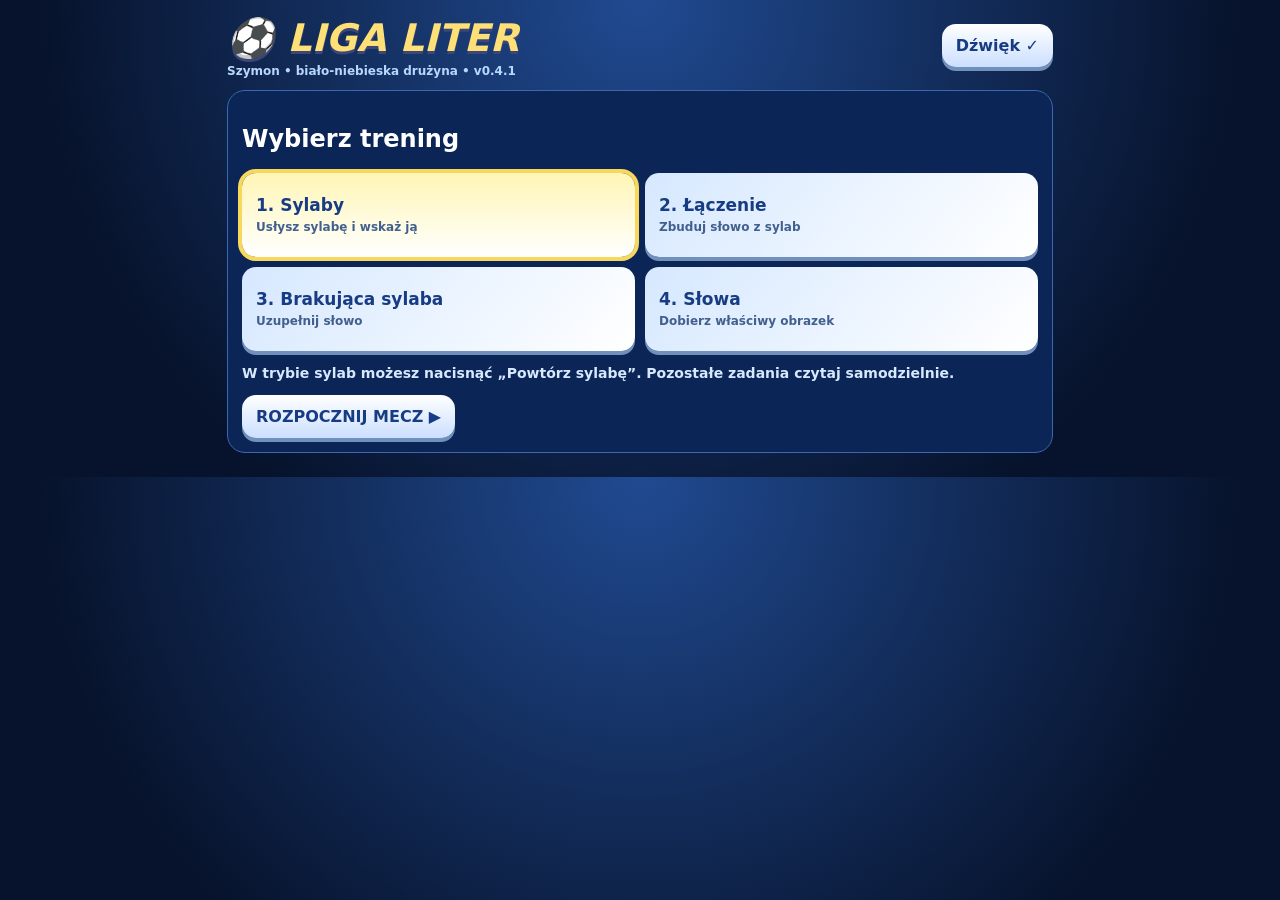
<file: index_v041.html>
<!doctype html><html lang="pl"><head><meta charset="utf-8"><meta name="viewport" content="width=device-width,initial-scale=1"><title>Liga Liter v0.4.1</title><style>*{box-sizing:border-box}body{margin:0;background:radial-gradient(circle at top,#204a91,#07132c 75%);color:white;font:700 16px system-ui,sans-serif}main{max-width:850px;margin:auto;padding:12px}header{display:flex;align-items:center;justify-content:space-between;gap:8px}h1{color:#ffe076;font-size:clamp(24px,6vw,38px);margin:4px 0;font-style:italic;text-shadow:0 3px #3c4777}button{font:inherit;border:0;cursor:pointer;border-radius:14px;padding:12px 14px;background:linear-gradient(#fff,#cbdfff);color:#173c83;box-shadow:0 4px #7190bb}button:disabled{opacity:.6}.small{font-size:12px;color:#b8d7ff}.panel{background:#0b2557;border:1px solid #3b68ae;border-radius:18px;padding:14px;margin:12px 0}.modes{display:grid;grid-template-columns:repeat(2,minmax(0,1fr));gap:10px}.mode{min-height:84px;text-align:left;background:linear-gradient(130deg,#d6e8ff,#fff);font-size:17px}.mode small{display:block;font-size:12px;color:#41608e;margin-top:5px}.mode.selected{outline:4px solid #f7d85d;background:linear-gradient(#fff5b5,#fff)}.field{position:relative;aspect-ratio:2.05;background:linear-gradient(#0002,#0003),url(stadium.webp) center/cover;border:3px solid #b6d8ff;border-radius:18px;overflow:hidden;isolation:isolate}.field:after{content:'';position:absolute;bottom:0;left:0;width:100%;height:35%;background:linear-gradient(transparent,#0a4e2788);pointer-events:none}.goal{position:absolute;left:38%;top:40%;width:26%;height:27%;border:3px solid white;border-bottom:0;background:repeating-linear-gradient(90deg,#ffffff55 0 1px,transparent 1px 17px);box-shadow:0 0 12px #fff8}.player{position:absolute;left:19%;bottom:3%;height:52%;max-width:32%;object-fit:contain;z-index:3;transition:transform .14s}.keeper{position:absolute;left:46%;top:43%;height:28%;max-width:23%;object-fit:contain;z-index:2;transition:transform .5s;filter:drop-shadow(0 3px 3px #07142c88)}.ball{position:absolute;left:37%;top:82%;width:clamp(20px,4vw,36px);aspect-ratio:1;border-radius:50%;background:radial-gradient(circle at 30% 25%,white 0 34%,#1b263a 35% 45%,white 46%);border:2px solid #dce7fa;z-index:5;transform:translate(-50%,-50%)}.message{position:absolute;top:15%;width:100%;text-align:center;font-size:clamp(25px,8vw,60px);color:#ffe46b;text-shadow:0 5px 0 #163875,0 0 20px #000;opacity:0;z-index:8;transition:opacity .2s}.message.show{opacity:1}.hud{display:flex;justify-content:space-between;gap:10px;margin:10px 0}.pill{background:#173c7c;padding:9px;border-radius:12px}.task{text-align:center;background:linear-gradient(160deg,#163d80,#0b2354);border:1px solid #507fc1;border-radius:18px;padding:14px;margin-top:10px}.prompt{font-size:clamp(25px,6vw,44px);color:#fff2b0;margin:12px 0;letter-spacing:2px}.answers{display:grid;grid-template-columns:repeat(3,minmax(0,1fr));gap:9px}.answers button{min-height:70px;font-size:clamp(20px,5vw,30px);overflow-wrap:anywhere}.answers button.good{background:#a8f4b3}.answers button.bad{background:#ffaaaa}.instructions{font-size:14px;color:#d8e8ff}.status{min-height:24px;margin:10px 0;color:#ffe076}.controls{display:flex;gap:8px;flex-wrap:wrap;justify-content:center;margin:12px}.controls button{font-size:14px}.progress{height:9px;background:#1c3972;border-radius:12px;overflow:hidden}.progress>div{height:100%;width:0;background:#ffe076;transition:width .3s}.confetti{position:absolute;top:-10px;width:8px;height:14px;z-index:9;animation:fall 1.8s linear forwards}@keyframes fall{to{transform:translate(var(--dx),420px) rotate(600deg);opacity:0}}[hidden]{display:none!important}@media(max-width:520px){main{padding:7px}.field{aspect-ratio:1.75}.player{height:48%}.answers button{min-height:63px;padding:6px}.panel{padding:10px}}</style></head><body><main><header><div><h1>⚽ LIGA LITER</h1><div class="small">Szymon • biało-niebieska drużyna • v0.4.1</div></div><button id="sound">Dźwięk ✓</button></header><section class="panel" id="menu"><h2>Wybierz trening</h2><div class="modes" id="modes"><button class="mode selected" data-mode="syllable">1. Sylaby<small>Usłysz sylabę i wskaż ją</small></button><button class="mode" data-mode="join">2. Łączenie<small>Zbuduj słowo z sylab</small></button><button class="mode" data-mode="missing">3. Brakująca sylaba<small>Uzupełnij słowo</small></button><button class="mode" data-mode="word">4. Słowa<small>Dobierz właściwy obrazek</small></button></div><p class="instructions">W trybie sylab możesz nacisnąć „Powtórz sylabę”. Pozostałe zadania czytaj samodzielnie.</p><button id="start">ROZPOCZNIJ MECZ ▶</button></section><section id="game" hidden><div class="hud"><div class="pill" id="round">ZADANIE 1 / 10</div><div class="pill" id="score">GOLE 0</div></div><div class="progress"><div id="bar"></div></div><div class="field" id="field"><img class="keeper" id="keeper" src="data:image/svg+xml,%3Csvg%20xmlns%3D%22http%3A%2F%2Fwww.w3.org%2F2000%2Fsvg%22%20viewBox%3D%220%200%20170%20220%22%3E%3Cdefs%3E%3ClinearGradient%20id%3D%22shirt%22%20x2%3D%221%22%20y2%3D%221%22%3E%3Cstop%20stop-color%3D%22%23ffd95e%22%2F%3E%3Cstop%20offset%3D%221%22%20stop-color%3D%22%23e58b26%22%2F%3E%3C%2FlinearGradient%3E%3C%2Fdefs%3E%3Cellipse%20cx%3D%2285%22%20cy%3D%22208%22%20rx%3D%2242%22%20ry%3D%227%22%20fill%3D%22%23091c43%22%20opacity%3D%22.25%22%2F%3E%3Cg%20stroke%3D%22%23593621%22%20stroke-width%3D%224%22%20stroke-linejoin%3D%22round%22%20stroke-linecap%3D%22round%22%3E%3Cpath%20d%3D%22M66%20145L52%20190L42%20201L70%20201L85%20158M103%20145L116%20190L130%20201L100%20201L87%20158%22%20fill%3D%22%23242c58%22%2F%3E%3Cpath%20d%3D%22M55%20197L39%20202L37%20209L69%20209L71%20198M116%20197L132%20202L134%20209L101%20209L99%20198%22%20fill%3D%22%23e6f2ff%22%2F%3E%3Cpath%20d%3D%22M57%2083L23%20107L11%2090L5%20102L17%20128L66%20113M112%2083L148%20110L159%2092L166%20102L154%20129L105%20114%22%20fill%3D%22url%28%23shirt%29%22%2F%3E%3Cpath%20d%3D%22M63%2081Q85%2070%20108%2082L120%20151Q84%20168%2051%20151Z%22%20fill%3D%22url%28%23shirt%29%22%2F%3E%3Cpath%20d%3D%22M66%2080L84%2098L105%2080%22%20fill%3D%22none%22%20stroke%3D%22%23fff5cb%22%20stroke-width%3D%225%22%2F%3E%3Cpath%20d%3D%22M59%2042Q60%2016%2086%2016Q113%2017%20114%2043L110%2063Q101%2082%2085%2081Q67%2079%2061%2062Z%22%20fill%3D%22%23f5b87c%22%2F%3E%3Cpath%20d%3D%22M58%2042Q52%2014%2077%209Q107%200%20117%2029L113%2047L105%2031L82%2028L62%2048Z%22%20fill%3D%22%2358351d%22%2F%3E%3Cpath%20d%3D%22M72%2051h3m22%200h3%22%20stroke%3D%22%2333251f%22%20stroke-width%3D%225%22%2F%3E%3Cpath%20d%3D%22M77%2066q10%208%2019%200%22%20fill%3D%22none%22%20stroke%3D%22%239b4b3c%22%20stroke-width%3D%223%22%2F%3E%3C%2Fg%3E%3Cpath%20d%3D%22M66%20112h39%22%20stroke%3D%22%23fff1a8%22%20stroke-width%3D%223%22%20opacity%3D%22.7%22%2F%3E%3C%2Fsvg%3E" alt="Bramkarz"><img class="player" id="player" src="player.png" alt="Piłkarz"><div class="ball" id="ball"></div><div class="message" id="message"></div></div><section class="task"><div class="instructions" id="instruction"></div><div class="prompt" id="prompt"></div><div class="answers" id="answers"></div><div class="status" id="status" aria-live="polite"></div><div class="controls"><button id="repeat" hidden>🔊 Powtórz sylabę</button><button id="next" hidden>Dalej ▶</button><button id="back">Zmień tryb</button></div></section></section></main><script>
const sprites={"run1": "[data-uri]", "run2": "[data-uri]", "run3": "[data-uri]", "kick": "[data-uri]", "joy": "[data-uri]", "diveL": "[data-uri]", "diveR": "[data-uri]", "logo": "[data-uri]", "trophy": "[data-uri]"};
const KEEPER_SVG='data:image/svg+xml,%3Csvg%20xmlns%3D%22http%3A%2F%2Fwww.w3.org%2F2000%2Fsvg%22%20viewBox%3D%220%200%20170%20220%22%3E%3Cdefs%3E%3ClinearGradient%20id%3D%22shirt%22%20x2%3D%221%22%20y2%3D%221%22%3E%3Cstop%20stop-color%3D%22%23ffd95e%22%2F%3E%3Cstop%20offset%3D%221%22%20stop-color%3D%22%23e58b26%22%2F%3E%3C%2FlinearGradient%3E%3C%2Fdefs%3E%3Cellipse%20cx%3D%2285%22%20cy%3D%22208%22%20rx%3D%2242%22%20ry%3D%227%22%20fill%3D%22%23091c43%22%20opacity%3D%22.25%22%2F%3E%3Cg%20stroke%3D%22%23593621%22%20stroke-width%3D%224%22%20stroke-linejoin%3D%22round%22%20stroke-linecap%3D%22round%22%3E%3Cpath%20d%3D%22M66%20145L52%20190L42%20201L70%20201L85%20158M103%20145L116%20190L130%20201L100%20201L87%20158%22%20fill%3D%22%23242c58%22%2F%3E%3Cpath%20d%3D%22M55%20197L39%20202L37%20209L69%20209L71%20198M116%20197L132%20202L134%20209L101%20209L99%20198%22%20fill%3D%22%23e6f2ff%22%2F%3E%3Cpath%20d%3D%22M57%2083L23%20107L11%2090L5%20102L17%20128L66%20113M112%2083L148%20110L159%2092L166%20102L154%20129L105%20114%22%20fill%3D%22url%28%23shirt%29%22%2F%3E%3Cpath%20d%3D%22M63%2081Q85%2070%20108%2082L120%20151Q84%20168%2051%20151Z%22%20fill%3D%22url%28%23shirt%29%22%2F%3E%3Cpath%20d%3D%22M66%2080L84%2098L105%2080%22%20fill%3D%22none%22%20stroke%3D%22%23fff5cb%22%20stroke-width%3D%225%22%2F%3E%3Cpath%20d%3D%22M59%2042Q60%2016%2086%2016Q113%2017%20114%2043L110%2063Q101%2082%2085%2081Q67%2079%2061%2062Z%22%20fill%3D%22%23f5b87c%22%2F%3E%3Cpath%20d%3D%22M58%2042Q52%2014%2077%209Q107%200%20117%2029L113%2047L105%2031L82%2028L62%2048Z%22%20fill%3D%22%2358351d%22%2F%3E%3Cpath%20d%3D%22M72%2051h3m22%200h3%22%20stroke%3D%22%2333251f%22%20stroke-width%3D%225%22%2F%3E%3Cpath%20d%3D%22M77%2066q10%208%2019%200%22%20fill%3D%22none%22%20stroke%3D%22%239b4b3c%22%20stroke-width%3D%223%22%2F%3E%3C%2Fg%3E%3Cpath%20d%3D%22M66%20112h39%22%20stroke%3D%22%23fff1a8%22%20stroke-width%3D%223%22%20opacity%3D%22.7%22%2F%3E%3C%2Fsvg%3E';const $=id=>document.getElementById(id);const shuffle=a=>{a=[...a];for(let i=a.length-1;i>0;i--){const j=Math.floor(Math.random()*(i+1));[a[i],a[j]]=[a[j],a[i]]}return a};
const SYL=['MA','ME','MI','MO','MU','PA','PE','PI','PO','PU','TA','TE','TI','TO','TU','LA','LE','LI','LO','LU','SA','SE','SI','SO','SU','KA','KE','KI','KO','KU','BA','BE','BI','BO','BU','DA','DE','DI','DO','DU','RA','RE','RI','RO','RU','NA','NE','NI','NO','NU','WA','WE','WI','WO','WU','ZA','ZE','ZI','ZO','ZU'];
const ITEMS=[['MAMA',['MA','MA'],'👩'],['TATA',['TA','TA'],'👨'],['LALA',['LA','LA'],'🪆'],['WODA',['WO','DA'],'💧'],['RYBA',['RY','BA'],'🐟'],['SOWA',['SO','WA'],'🦉'],['MAPA',['MA','PA'],'🗺️'],['RAMA',['RA','MA'],'🖼️'],['KAWA',['KA','WA'],'☕'],['KURA',['KU','RA'],'🐔'],['KOZA',['KO','ZA'],'🐐'],['NOGA',['NO','GA'],'🦵'],['RĘKA',['RĘ','KA'],'✋'],['BUDA',['BU','DA'],'🏠'],['TAMA',['TA','MA'],'🌊'],['LATO',['LA','TO'],'☀️'],['ZIMA',['ZI','MA'],'❄️'],['MOTYL',['MO','TYL'],'🦋'],['KOTEK',['KO','TEK'],'🐱'],['DOMEK',['DO','MEK'],'🏡'],['PIŁKA',['PIŁ','KA'],'⚽'],['AUTO',['AU','TO'],'🚗'],['ROWER',['RO','WER'],'🚲'],['KOTEK',['KO','TEK'],'🐈']];
const WORDS=[['KOT','🐱'],['DOM','🏠'],['LAS','🌲'],['PIŁKA','⚽'],['AUTO','🚗'],['RYBA','🐟'],['SOWA','🦉'],['MAPA','🗺️'],['RAK','🦞'],['ROWER','🚲'],['BUT','👟'],['NOS','👃'],['OKO','👁️'],['POMIDOR','🍅'],['KURA','🐔'],['KOZA','🐐'],['MOTYL','🦋'],['WODA','💧']];
let mode='syllable',round=0,goals=0,deck=[],task=null,busy=false,muted=false,clips={},last={},token=0,audio=new Audio(),ctx=null,attempts={};audio.preload='auto';
fetch('commentator_timings.json').then(r=>{if(!r.ok)throw Error();return r.json()}).then(j=>{for(const c of Object.values(j)){(clips[c.event]??=[]).push(c)}}).catch(()=>{});
function stop(){token++;audio.pause();audio.ontimeupdate=null;audio.onloadedmetadata=null}
function say(event){stop();if(muted)return;const pool=clips[event]||[];if(!pool.length)return;const choices=pool.filter(c=>c!==last[event]);const c=shuffle(choices.length?choices:pool)[0];last[event]=c;const t=token;function play(){if(t!==token)return;try{audio.currentTime=c.start;audio.ontimeupdate=()=>{if(audio.currentTime>=c.end)stop()};audio.play().catch(()=>{});}catch(e){}}if(!audio.src.endsWith('/'+c.file)){audio.src=c.file;audio.onloadedmetadata=play;audio.load()}else if(audio.readyState>=1)play();else audio.onloadedmetadata=play}
function fx(kind){if(muted)return;try{ctx??=new(window.AudioContext||window.webkitAudioContext)();ctx.resume();const o=ctx.createOscillator(),g=ctx.createGain(),t=ctx.currentTime;o.type='triangle';o.frequency.setValueAtTime(kind==='goal'?650:160,t);o.frequency.exponentialRampToValueAtTime(kind==='goal'?1100:50,t+.2);g.gain.setValueAtTime(.09,t);g.gain.exponentialRampToValueAtTime(.001,t+.27);o.connect(g);g.connect(ctx.destination);o.start();o.stop(t+.28)}catch(e){}}
$('sound').onclick=()=>{muted=!muted;$('sound').textContent=muted?'Dźwięk ×':'Dźwięk ✓';if(muted)stop()};document.querySelectorAll('[data-mode]').forEach(b=>b.onclick=()=>{mode=b.dataset.mode;document.querySelectorAll('[data-mode]').forEach(x=>x.classList.toggle('selected',x===b))});
function makeDeck(){if(mode==='syllable')return shuffle(SYL).slice(0,10).map(x=>({kind:mode,target:x}));if(mode==='word')return shuffle(WORDS).slice(0,10).map(x=>({kind:mode,target:x[0],icon:x[1]}));return shuffle(ITEMS.filter((x,i,a)=>a.findIndex(y=>y[0]===x[0])===i)).slice(0,10).map(x=>({kind:mode,target:x[0],parts:x[1],icon:x[2]}))}
function start(){round=goals=0;attempts={};deck=makeDeck();$('menu').hidden=true;$('game').hidden=false;render();say('welcome')};$('start').onclick=start;$('back').onclick=()=>{stop();$('game').hidden=true;$('menu').hidden=false};
function clearScene(){for(const a of $('ball').getAnimations())a.cancel();$('ball').style.opacity='1';$('ball').style.transform='translate(-50%,-50%)';$('player').src='player.png';$('player').style.transform='';$('keeper').src=KEEPER_SVG;$('keeper').style.transform='';$('message').classList.remove('show')}
function scoreboard(){$('round').textContent=`ZADANIE ${Math.min(round+1,10)} / 10`;$('score').textContent=`GOLE ${goals}`;$('bar').style.width=round*10+'%'}
function render(){busy=false;clearScene();scoreboard();$('next').hidden=true;$('repeat').hidden=true;$('answers').replaceChildren();$('status').textContent='';if(round>=10){$('instruction').textContent='Koniec meczu!';$('prompt').textContent='🏆 BRAWO, SZYMON!';$('next').textContent='Nowy mecz';$('next').hidden=false;$('bar').style.width='100%';say('victory');return}task=deck[round];let opts=[],answer='',label='';if(mode==='syllable'){answer=task.target;opts=[answer,...shuffle(SYL.filter(x=>x!==answer)).slice(0,2)];$('instruction').textContent='Posłuchaj sylaby i wybierz ją';$('prompt').textContent='🔊 ?';$('repeat').hidden=false;}
else if(mode==='join'){answer=task.parts[1];opts=[answer,...shuffle([...new Set([...SYL,...ITEMS.flatMap(x=>x[1])])].filter(x=>x!==answer&&x.length===answer.length)).slice(0,2)];$('instruction').textContent='Wybierz drugą sylabę, aby powstało słowo';$('prompt').textContent=task.parts[0]+' + ? = ...';}
else if(mode==='missing'){const missing=Math.random()<.5?0:1;task.missing=missing;answer=task.parts[missing];opts=[answer,...shuffle([...new Set([...SYL,...ITEMS.flatMap(x=>x[1])])].filter(x=>x!==answer&&x.length===answer.length)).slice(0,2)];$('instruction').textContent='Uzupełnij brakującą sylabę';$('prompt').textContent=task.parts.map((x,i)=>i===missing?'__':x).join(' + ')+'   '+task.icon;}
else{answer=task.target;opts=[task,...shuffle(WORDS.filter(x=>x[0]!==answer)).slice(0,2).map(x=>({target:x[0],icon:x[1]}))];$('instruction').textContent='Przeczytaj słowo i wskaż obrazek';$('prompt').textContent=answer;}
shuffle(opts).forEach(x=>{const b=document.createElement('button');const val=mode==='word'?(Array.isArray(x)?x[0]:x.target):x;b.textContent=mode==='word'?(Array.isArray(x)?x[1]:x.icon):val;b.setAttribute('aria-label',mode==='word'?val:('Sylaba '+val));b.onclick=()=>choose(val===answer,b);$('answers').append(b)});if(mode==='syllable')speakSyllable();else say(({join:'join_syllables',missing:'missing_syllable',word:'choose_image'})[mode]);}
function speakSyllable(){if(muted)return;stop();if('speechSynthesis' in window){speechSynthesis.cancel();const u=new SpeechSynthesisUtterance(task.target.toLowerCase());u.lang='pl-PL';u.rate=.78;u.pitch=1.05;speechSynthesis.speak(u)}else $('status').textContent='Odczytaj sylabę: '+task.target}
$('repeat').onclick=speakSyllable;
function confetti(){for(let i=0;i<24;i++){const p=document.createElement('i');p.className='confetti';p.style.left=Math.random()*100+'%';p.style.background=['#fff','#358aff','#ffe177'][i%3];p.style.setProperty('--dx',(Math.random()*150-75)+'px');$('field').append(p);setTimeout(()=>p.remove(),1900)}}
function choose(ok,b){if(busy)return;busy=true;stop();if('speechSynthesis'in window)speechSynthesis.cancel();const btns=[...$('answers').children];btns.forEach(x=>x.disabled=true);b.classList.add(ok?'good':'bad');$('player').style.transform='translateX(20%) rotate(-5deg)';setTimeout(()=>{$('player').style.transform='translateX(35%) rotate(7deg)';fx('kick');const f=$('field');const dx=f.clientWidth*(ok?.13:.36),dy=f.clientHeight*(ok?-.42:-.18);$('ball').animate([{transform:'translate(-50%,-50%) scale(1)'},{transform:`translate(calc(-50% + ${dx*.55}px),calc(-50% + ${dy*.7}px)) scale(.65)`,offset:.5},{transform:`translate(calc(-50% + ${dx}px),calc(-50% + ${dy}px)) scale(.25)`}],{duration:650,fill:'forwards',easing:'ease-out'});$('keeper').style.transform=ok?'translateX(-75%) rotate(-28deg)':'translateX(55%) rotate(20deg)'},240);setTimeout(()=>{if(ok){goals++;$('message').textContent='GOOOOL!';$('message').classList.add('show');$('status').textContent='Brawo! Dobra odpowiedź!';$('player').style.transform='translateX(35%) translateY(-8px)';fx('goal');say('goal');confetti();$('next').textContent='Dalej ▶';$('next').hidden=false;scoreboard()}else{$('message').textContent='JESZCZE RAZ!';$('message').classList.add('show');$('status').textContent='Spróbuj ponownie — dasz radę!';say('retry');setTimeout(()=>{clearScene();btns.forEach(x=>x.disabled=false);b.classList.remove('bad');busy=false},1150)}},950)}
$('next').onclick=()=>{if(round>=10){start();return}round++;render()};
</script></body></html>
</file>
<file: styles.css>
:root {
  color-scheme: dark;
  --navy: #06132e;
  --line: #264a86;
  --muted: #b7ceef;
  --white: #f7fbff;
  --blue: #80c7ff;
  --gold: #ffe07f;
  --display: "Arial Black", "Arial", sans-serif;
  font-family: system-ui, -apple-system, sans-serif;
}

*, *::before, *::after { box-sizing: border-box; }
[hidden] { display: none !important; }
body {
  margin: 0;
  min-width: 0;
  min-height: 100svh;
  color: var(--white);
  background: radial-gradient(ellipse at 50% 0%, #122e69 0%, #091a3c 46%, var(--navy) 80%);
}
button {
  font: inherit;
  color: inherit;
  cursor: pointer;
  -webkit-tap-highlight-color: transparent;
  touch-action: manipulation;
}
button:focus-visible { outline: 3px solid var(--gold); outline-offset: 4px; }
h1, p { margin: 0; }
.icon-library { position: absolute; width: 0; height: 0; overflow: hidden; }
.ui-icon { width: 22px; height: 22px; flex: none; fill: none; stroke: currentColor; stroke-width: 2; stroke-linecap: round; stroke-linejoin: round; }

.app { position: relative; isolation: isolate; min-height: 100svh; }
.topbar {
  position: relative;
  z-index: 5;
  max-width: 1120px;
  margin: 0 auto;
  display: flex;
  align-items: center;
  justify-content: space-between;
  padding: 10px clamp(16px, 4vw, 40px);
  min-height: 66px;
}
.brand, .sound {
  display: inline-flex;
  align-items: center;
  gap: 8px;
  min-height: 44px;
  background: #081839cb;
  border: 1px solid #4b77bb8a;
  border-radius: 13px;
  padding: 5px 11px;
  box-shadow: inset 0 1px #ffffff15;
}
.brand { font-weight: 850; letter-spacing: -.03em; }
.brand svg { width: 28px; height: 31px; }
.sound { min-width: 73px; justify-content: center; font-size: .83rem; font-weight: 750; color: #d9eaff; }
.sound[aria-pressed="false"] { color: #aec2de; }

.welcome {
  position: relative;
  min-height: calc(100svh - 66px);
  display: grid;
  grid-template-rows: auto 1fr auto;
  justify-items: center;
  padding: clamp(16px, 3.7svh, 42px) 18px max(16px, env(safe-area-inset-bottom));
}
.welcome-art {
  position: absolute;
  z-index: -1;
  inset: -66px 0 0;
  overflow: hidden;
  background:
    linear-gradient(180deg, #061b49aa 0%, #102a6a33 29%, #051c48aa 70%, #06132e 97%),
    url("stadium.webp") center / cover no-repeat;
}
.welcome-art::after {
  content: "";
  position: absolute;
  inset: 0;
  z-index: 3;
  pointer-events: none;
  background: linear-gradient(180deg, transparent 68%, #06132e46 80%, #06132e 100%);
}
.hero-lights {
  position: absolute;
  inset: 0;
  opacity: .75;
  background:
    radial-gradient(ellipse at 12% 25%, #b7eaffb5, transparent 24%),
    radial-gradient(ellipse at 89% 41%, #559dffb5, transparent 28%),
    linear-gradient(117deg, transparent 15%, #86c7ff36 30%, transparent 48%);
  mix-blend-mode: screen;
  animation: lights 6s ease-in-out infinite alternate;
}
.hero-number {
  position: absolute;
  z-index: 1;
  inset: auto 0 10%;
  font: 950 clamp(198px, 72vw, 490px)/.84 var(--display);
  letter-spacing: -.11em;
  text-align: center;
  color: #82beff10;
  -webkit-text-stroke: 1px #a5d7ff6e;
  transform: skew(-10deg) translateX(-.06em);
}
.hero-player {
  position: absolute;
  z-index: 2;
  height: clamp(245px, 58svh, 600px);
  width: auto;
  bottom: 8%;
  left: 50%;
  transform: translateX(-39%);
  filter: drop-shadow(0 9px 14px #07183eac) drop-shadow(0 0 23px #68b5ff62);
  animation: hero-intro .6s ease-out both;
}
.welcome-content { text-align: center; }
.wordmark {
  display: flex;
  flex-wrap: wrap;
  justify-content: center;
  gap: .15em;
  font: 1000 clamp(3.6rem, 15vw, 8.5rem)/.9 var(--display);
  letter-spacing: -.085em;
  transform: skew(-8deg);
  text-shadow: 0 4px #94bfe9, 0 8px #0c2f73, 0 12px 24px #061738e0;
}
.wordmark span:last-child { color: var(--gold); text-shadow: 0 4px #d28b31, 0 8px #663721, 0 12px 24px #111e4ce0; }
.hero-caption {
  margin-top: 15px;
  display: flex;
  align-items: center;
  justify-content: center;
  gap: 9px;
  font-size: .83rem;
  font-weight: 850;
  letter-spacing: .13em;
  text-transform: uppercase;
  text-shadow: 0 2px 10px #071431;
}
.hero-caption span { width: 4px; height: 4px; border-radius: 50%; background: var(--gold); }
.welcome-actions { grid-row: 3; width: min(100%, 340px); text-align: center; }
.version { display: block; margin-top: 10px; font-size: .7rem; color: var(--muted); letter-spacing: .12em; }
@keyframes hero-intro { from { opacity: .2; transform: translate(-39%, 12px); } }
@keyframes lights { to { opacity: .38; } }

.action {
  border: 1px solid transparent;
  border-radius: 14px;
  min-height: 47px;
  padding: 9px 16px;
  display: inline-flex;
  align-items: center;
  justify-content: center;
  gap: 8px;
  font-weight: 850;
  transition: transform .16s ease, filter .16s ease;
}
.action:active, .mode:active, .answers button:active { transform: translateY(2px); }
.action--gold {
  color: #231634;
  background: linear-gradient(180deg, #fff0ad, #ffd363 63%, #f4af39);
  border-color: #ffeb9d;
  box-shadow: inset 0 1px #fff9d9, 0 3px #ad6121, 0 7px 17px #03091872;
}
.welcome .action, .summary .action { width: 100%; min-height: 60px; font-size: 1.18rem; letter-spacing: .055em; }
.action--quiet { background: #142e62; border-color: #3e6db2; color: #f2f8ff; }
.text-button {
  display: block;
  margin: 8px auto 0;
  min-height: 44px;
  padding: 5px 14px;
  border: 0;
  border-radius: 9px;
  background: transparent;
  color: var(--muted);
  font-weight: 750;
  font-size: .91rem;
}

.screen { width: min(100%, 600px); margin: 0 auto; padding: 0 14px max(12px, env(safe-area-inset-bottom)); }
.training { padding-top: clamp(14px, 4svh, 40px); }
.training-header { margin: 0 0 23px 3px; }
.training h1, .summary h1 {
  font: 950 clamp(2.65rem, 10.4vw, 4.3rem)/.94 var(--display);
  letter-spacing: -.07em;
}
.training h1 em { color: var(--blue); font-style: normal; }
.modes { display: grid; grid-template-columns: repeat(2, minmax(0, 1fr)); gap: 11px; }
.mode {
  --accent: #83c9ff;
  --surface: #163d87;
  --highlight: #3276d29c;
  position: relative;
  isolation: isolate;
  min-width: 0;
  min-height: clamp(146px, 23svh, 207px);
  padding: clamp(9px, 3vw, 20px);
  display: flex;
  flex-direction: column;
  align-items: flex-start;
  justify-content: flex-end;
  gap: 5px;
  text-align: left;
  overflow: hidden;
  border: 1px solid color-mix(in srgb, var(--accent) 54%, #173361);
  border-radius: 20px;
  background: radial-gradient(ellipse at top right, var(--highlight), transparent 75%), linear-gradient(155deg, var(--surface), #0c1c42);
  box-shadow: inset 0 1px #ffffff20, 0 6px #060f24;
  transition: transform .16s ease, filter .16s ease;
}
.mode::before {
  content: "";
  position: absolute;
  z-index: -1;
  inset: 0;
  background: repeating-linear-gradient(128deg, transparent 0 20px, #ffffff0a 21px 22px);
  mask-image: linear-gradient(#000, transparent 74%);
}
.mode--join { --accent: #9fe8ed; --surface: #13546c; --highlight: #449ec5ac; }
.mode--missing { --accent: #ffe19b; --surface: #4b3c73; --highlight: #b292cf90; }
.mode--read { --accent: #b7d8ff; --surface: #254493; --highlight: #627dec96; }
.mode svg { width: clamp(39px, 13vw, 72px); height: auto; color: var(--accent); margin: 0 0 auto; filter: drop-shadow(0 3px 5px #0a1b4590); }
.mode strong { font-size: clamp(.99rem, 4.4vw, 1.4rem); line-height: 1.1; color: #fff; letter-spacing: -.035em; }
.mode small { font-size: clamp(.71rem, 3.1vw, .9rem); color: #e0edff; line-height: 1.25; }

.match { padding-top: 2px; }
.scoreboard {
  position: relative;
  z-index: 2;
  padding: 8px 11px 9px;
  margin-bottom: 8px;
  background: linear-gradient(135deg, #153065, #0a1d43);
  border: 1px solid #345b98;
  border-radius: 16px;
  box-shadow: inset 0 1px #ffffff1c, 0 4px 14px #06102780;
}
.scoreboard-top, .team { display: flex; align-items: center; gap: 8px; }
.scoreboard-top { justify-content: space-between; }
.team svg { width: 32px; height: 36px; }
.team strong, .team span { display: block; }
.team strong { font-size: .88rem; line-height: 1.05; letter-spacing: .06em; }
.team span { margin-top: 4px; color: var(--muted); font-size: .68rem; letter-spacing: .07em; font-weight: 760; }
.score { color: var(--gold); background: #091934; border: 1px solid #4b6ba1; border-radius: 10px; padding: 5px 10px; font: 900 1.04rem var(--display); font-variant-numeric: tabular-nums; }
.progress { position: relative; height: 5px; margin-top: 8px; border-radius: 5px; background: #294677; overflow: hidden; }
.progress > div { height: 100%; width: 0; background: linear-gradient(90deg, #56b7ff, #ffe075); transition: width .24s ease; }
.progress::after { content: ""; position: absolute; inset: 0; background: repeating-linear-gradient(90deg, transparent 0 calc(10% - 2px), #0b1e42 calc(10% - 2px) 10%); }

.field {
  position: relative;
  isolation: isolate;
  overflow: hidden;
  aspect-ratio: 1.67;
  background: linear-gradient(#09245711, #04112c33), url("stadium.webp") center / cover;
  border: 1px solid #7aaeff;
  border-radius: 17px;
  box-shadow: 0 0 16px #4d9cff30;
}
.player, .keeper, .ball { position: absolute; }
.player { left: 12%; bottom: 3%; height: 49%; width: auto; z-index: 3; }
.player.celebrate { transform: translateY(-5%); transition: transform .16s; }
.keeper {
  left: var(--keeper-x);
  top: var(--keeper-y);
  height: var(--keeper-height);
  width: auto;
  z-index: 2;
  transform: translate(-50%, -100%);
  transform-origin: 50% 100%;
  filter: drop-shadow(0 3px 3px #07142c88);
}
.keeper.dive { transform: translate(calc(-50% + var(--dive-distance)), -100%) rotate(var(--dive-angle)); transition: transform .42s ease-out; }
.ball {
  left: var(--foot-x);
  top: var(--foot-y);
  width: clamp(20px, 4vw, 34px);
  aspect-ratio: 1;
  z-index: 5;
  border-radius: 50%;
  border: 1px solid #c2d8ed;
  background: radial-gradient(circle at 32% 23%, #fff 0 34%, #1b2944 35% 44%, #e5f3ff 45% 70%, #8db1d7);
  transform: translate(-50%, -50%);
  box-shadow: 0 2px 4px #07152f80;
}
.crowd, .stadium-flash, .message { position: absolute; pointer-events: none; }
.crowd, .stadium-flash { inset: 0; opacity: 0; }
.crowd {
  z-index: 1;
  background: radial-gradient(ellipse at 18% 45%, #80caff, transparent 24%), radial-gradient(ellipse at 86% 42%, #a6daff, transparent 26%);
  mask-image: linear-gradient(transparent 15%, #000 37% 59%, transparent 73%);
}
.stadium-flash {
  z-index: 6;
  background: radial-gradient(ellipse at 18% 5%, #f1fcff, transparent 49%), radial-gradient(ellipse at 86% 5%, #c7eaff, transparent 47%);
  mix-blend-mode: screen;
}
.field.scored .stadium-flash { animation: stadium-flash .69s ease-out both; }
.field.scored .crowd { animation: crowd-rise 1.2s ease-out both; }
@keyframes stadium-flash { 0%, 100% { opacity: 0; } 18% { opacity: .6; } }
@keyframes crowd-rise { 0%, 100% { opacity: 0; } 25% { opacity: .48; } 58% { opacity: .22; } }
.message {
  z-index: 8;
  top: 9%;
  left: 0;
  width: 100%;
  text-align: center;
  font: 950 clamp(1.45rem, 7vw, 3rem)/1.08 var(--display);
  color: var(--white);
  letter-spacing: -.035em;
  text-shadow: 0 2px #193978, 0 4px 12px #06142f;
  opacity: 0;
}
.message.show { opacity: 1; animation: message-in .22s ease-out; }
.scored .message { color: var(--gold); font-style: italic; font-size: clamp(2.7rem, 12vw, 4.75rem); text-shadow: 0 3px #b66f25, 0 6px #0c2868, 0 9px 18px #091b42; }
@keyframes message-in { from { opacity: 0; transform: translateY(7px) scale(.92); } }

.task {
  margin-top: 10px;
  padding: 11px 11px 8px;
  text-align: center;
  border-radius: 18px;
  border: 1px solid #355a94;
  background: linear-gradient(155deg, #183c7a, #0d2553 74%);
  box-shadow: inset 0 1px #ffffff1b, 0 5px 15px #07122c8a;
}
.instruction { font-size: .85rem; font-weight: 750; color: #d5e6ff; }
.prompt {
  min-height: 48px;
  display: flex;
  justify-content: center;
  align-items: center;
  gap: 10px;
  margin: 5px 0 7px;
  color: #fff0ac;
  font: 900 clamp(1.86rem, 8.4vw, 2.8rem)/1.08 var(--display);
  letter-spacing: .035em;
  overflow-wrap: anywhere;
}
.prompt .ui-icon { width: 34px; height: 34px; color: var(--blue); }
.answers { display: grid; grid-template-columns: repeat(3, minmax(0, 1fr)); gap: 8px; }
.answers button {
  min-width: 0;
  min-height: 58px;
  border: 1px solid #e7f5ff;
  border-radius: 12px;
  padding: 7px 2px;
  background: linear-gradient(#fff, #d8eaff);
  color: #133266;
  font-size: clamp(1.16rem, 5.5vw, 1.6rem);
  font-weight: 900;
  overflow-wrap: anywhere;
  box-shadow: 0 3px #82a9da;
}
.answers button:disabled { cursor: default; }
.answers button:disabled:not(.good):not(.bad) { opacity: .69; }
.answers button.good { background: linear-gradient(#e8ffe5, #96dfa9); border-color: #d7ffdb; box-shadow: 0 3px #57ab79; }
.answers button.bad { background: linear-gradient(#fff4e4, #f7cfaa); border-color: #fff1df; box-shadow: 0 3px #bf906f; }
.status { margin: 7px 0 0; min-height: 21px; font-size: .85rem; font-weight: 750; color: #ffe49b; }
.task-controls { display: flex; flex-wrap: wrap; justify-content: center; gap: 8px; }
.task-controls .action { font-size: .86rem; padding-inline: 11px; }

.summary {
  position: relative;
  isolation: isolate;
  overflow: hidden;
  display: flex;
  flex-direction: column;
  align-items: center;
  text-align: center;
  padding-top: clamp(3px, 3svh, 30px);
}
.summary::before {
  content: "";
  position: absolute;
  z-index: -1;
  inset: 0;
  background: radial-gradient(ellipse at 50% 34%, #315ec685, #0b1b3e00 66%);
}
.summary-art { position: relative; width: min(68vw, 286px); }
.summary-art::before {
  content: "";
  position: absolute;
  inset: 13% 2% 6%;
  border-radius: 50%;
  background: radial-gradient(ellipse, #f5c15d3f, #658ff727 45%, transparent 72%);
}
.trophy { position: relative; width: 100%; filter: drop-shadow(0 7px 14px #081839); animation: trophy-in .52s ease-out; }
@keyframes trophy-in { from { opacity: 0; transform: scale(.78) translateY(11px); } }
.summary h1 { font-size: clamp(2.15rem, 9vw, 3.9rem); }
.final-score { margin-top: 13px; color: var(--gold); font: 900 clamp(1.25rem, 6vw, 1.75rem) var(--display); }
.stars { display: flex; gap: 10px; margin-top: 12px; color: #365991; }
.stars svg { width: 37px; height: 37px; fill: #223d6d; stroke: currentColor; stroke-width: 1; }
.stars .earned { fill: var(--gold); color: #ffedab; filter: drop-shadow(0 3px 3px #91592b); }
.first-try { color: var(--muted); margin: 8px 0 19px; font-size: .9rem; font-weight: 690; }
.summary .action { max-width: 330px; }
.confetti {
  position: absolute;
  pointer-events: none;
  top: 0;
  width: 7px;
  height: 11px;
  z-index: 9;
  animation: fall 1.35s ease-out forwards;
}
@keyframes fall { from { transform: translateY(-13px); } to { transform: translate(var(--dx), 235px) rotate(405deg); opacity: 0; } }

@media (min-width: 620px) {
  .hero-player { height: clamp(340px, 66svh, 660px); bottom: 6%; }
  .welcome { padding-top: clamp(18px, 4.5svh, 51px); }
}
@media (max-height: 640px) {
  .topbar { min-height: 58px; padding-block: 7px; }
  .welcome { min-height: calc(100svh - 58px); }
  .welcome-art { top: -58px; }
  .hero-player { height: clamp(200px, 51svh, 335px); }
  .summary-art { width: min(53vw, 215px); }
}
@media (hover: hover) {
  .action:hover, .mode:hover { filter: brightness(1.12); }
  .text-button:hover { color: #fff; }
}
@media (prefers-reduced-motion: reduce) {
  *, *::before, *::after { animation-duration: .01ms !important; transition-duration: .01ms !important; }
}
</file>
